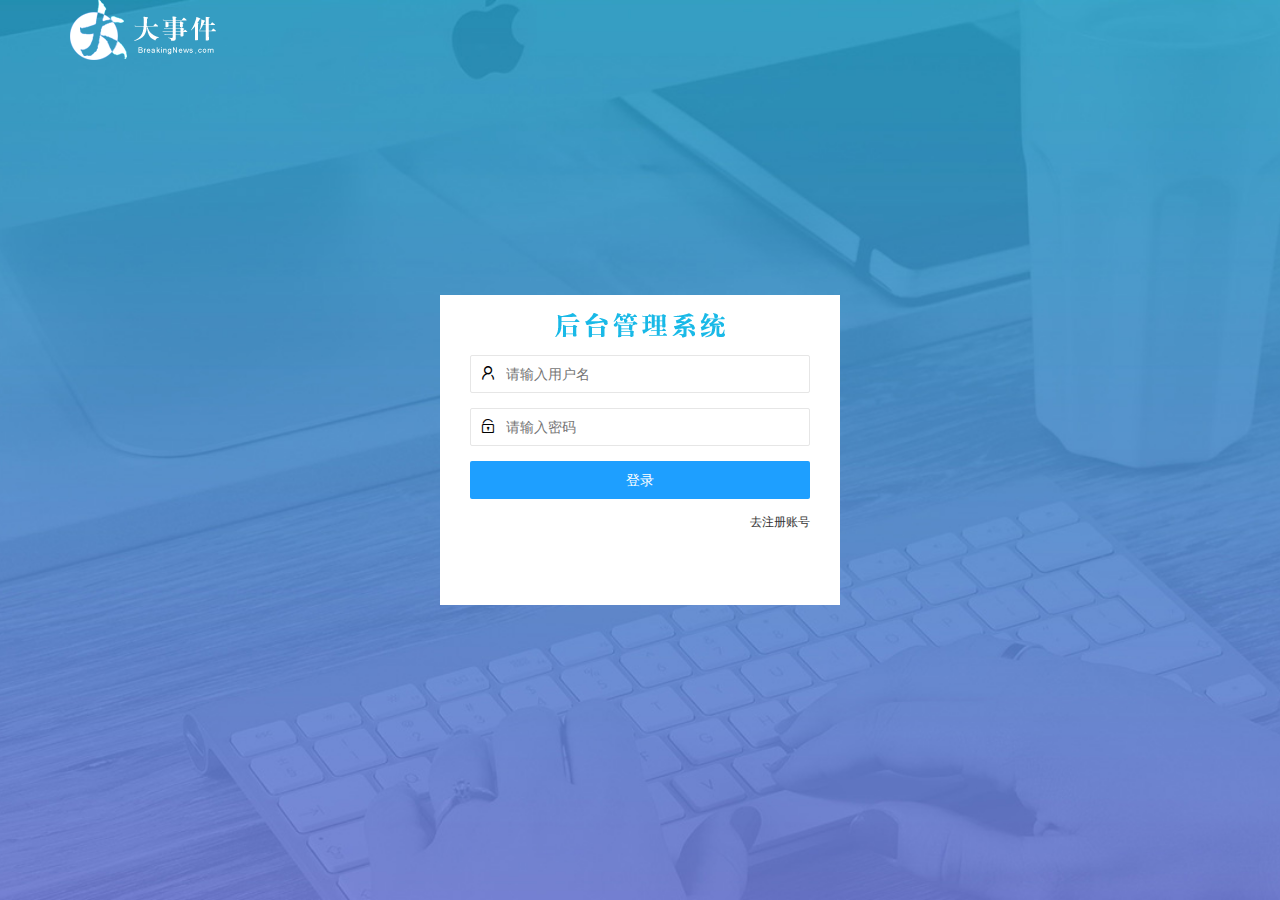
<file: login.html>
<!DOCTYPE html>
<html lang="en">

<head>
    <meta charset="UTF-8">
    <meta name="viewport" content="width=device-width, initial-scale=1.0">
    <title>大事件-登录-注册</title>
    <!-- 导入layui的样式 -->
    <link rel="stylesheet" href="/assets/lib/layui/css/layui.css">
    <!-- 导入我们自己的样式 -->
    <link rel="stylesheet" href="/assets/css/login.css">
</head>

<body>
    <!-- 头部logo 区域 -->
    <div class="layui-main">
        <img src="/assets/images/logo.png" alt="" />
    </div>
    <!-- 登录注区域 -->
    <div class="loginAndRegBox">
        <div class="title-box"></div>
        <!-- 登录的div -->
        <div class="login-box">
            <!--登录的表单  -->
            <form class="layui-form" id="form-login">
                <!-- 用户名 -->
                <div class="layui-form-item">

                    <i class="layui-icon layui-icon-username"></i>

                    <input type="text" name="username" required lay-verify="required" placeholder="请输入用户名" autocomplete="off" class="layui-input">
                </div>
                <!-- 密码 -->
                <div class="layui-form-item">

                    <i class="layui-icon layui-icon-password"></i>

                    <input type="password" name="password" required lay-verify="required|pwd" placeholder="请输入密码" autocomplete="off" class="layui-input">
                </div>
                <!-- 登录按钮 -->
                <div class="layui-form-item">
                    <!-- 注意：表单提交按钮和普通按钮的区别，就是 lay-submit-->
                    <button class="layui-btn layui-btn-fluid layui-btn-normal" lay-submit>登录</button>
                </div>
                <div class="layui-form-item links">
                    <a href="javascript:;" id="link-reg">去注册账号</a>
                </div>
            </form>

        </div>
        <!--  注册的div-->
        <div class="reg-box">
            <!-- 注册的表单 -->
            <form class="layui-form" id="form_reg">
                <!-- 用户名 -->
                <div class="layui-form-item ">
                    <i class="layui-icon layui-icon-username"></i>
                    <input type="text" name="username" required lay-verify="required" placeholder="请输入用户名" autocomplete="off" class="layui-input">
                </div>
                <!-- 密码 -->
                <div class="layui-form-item">
                    <i class="layui-icon layui-icon-password"></i>
                    <input type="password" name="password" required lay-verify="required|pwd" placeholder="请输入密码" autocomplete="off" class="layui-input">
                </div>
                <!-- 密码确认 -->
                <div class="layui-form-item">
                    <i class="layui-icon layui-icon-password"></i>
                    <input type="password" name="repassword" required lay-verify="required|pwd|repwd" placeholder="再次确认密码 " autocomplete="off" class="layui-input">
                </div>
                <!-- 注册按钮 -->
                <div class="layui-form-item">
                    <!-- 注意：表单提交按钮和普通按钮的区别，就是 lay-submit-->
                    <button class="layui-btn layui-btn-fluid layui-btn-normal" lay-submit>注册</button>
                </div>
                <div class="layui-form-item links">
                    <a href="javascript:;" id="link-login">去登录</a>
                </div>
            </form>

        </div>
    </div>

    <!-- 导入layui的js -->
    <script src="/assets/lib/layui/layui.all.js "></script>
    <!-- 导入jQuery -->
    <script src="/assets/lib/jquery.js "></script>
    <!--导入自己封装的baseAPI.js -->
    <script src="/assets/js/baseAPI.js"></script>
    <!-- 导入自己的login.js -->
    <script src="/assets/js/login.js "></script>
</body>

</html>
</file>
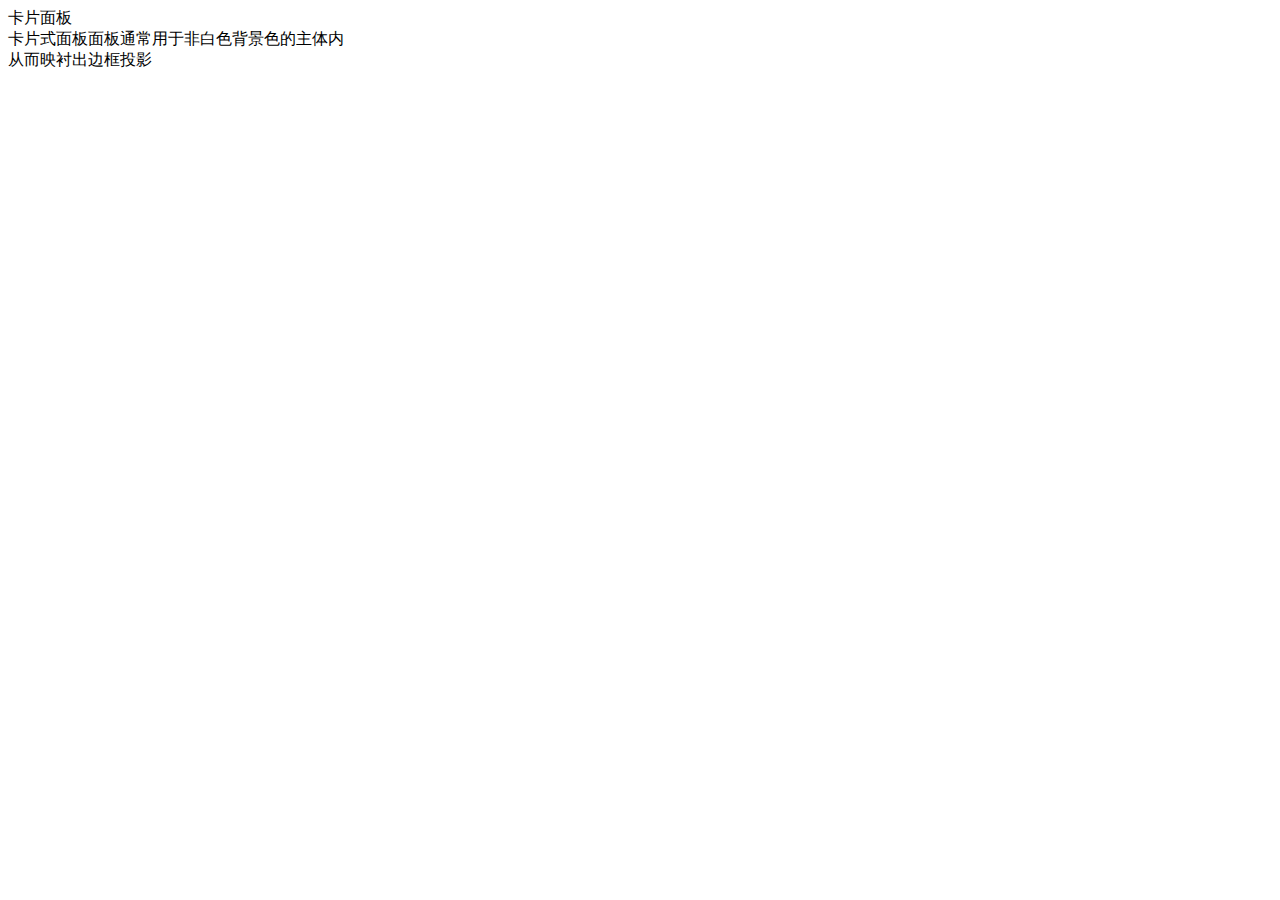
<file: 面板.html>
<!DOCTYPE html>
<html lang="en">

<head>
    <meta charset="UTF-8">
    <meta name="viewport" content="width=device-width, initial-scale=1.0">
    <title>Document</title>
</head>

<body>
    <div class="layui-card">
        <div class="layui-card-header">卡片面板</div>
        <div class="layui-card-body">
            卡片式面板面板通常用于非白色背景色的主体内<br> 从而映衬出边框投影
        </div>
    </div>
</body>

</html>
</file>
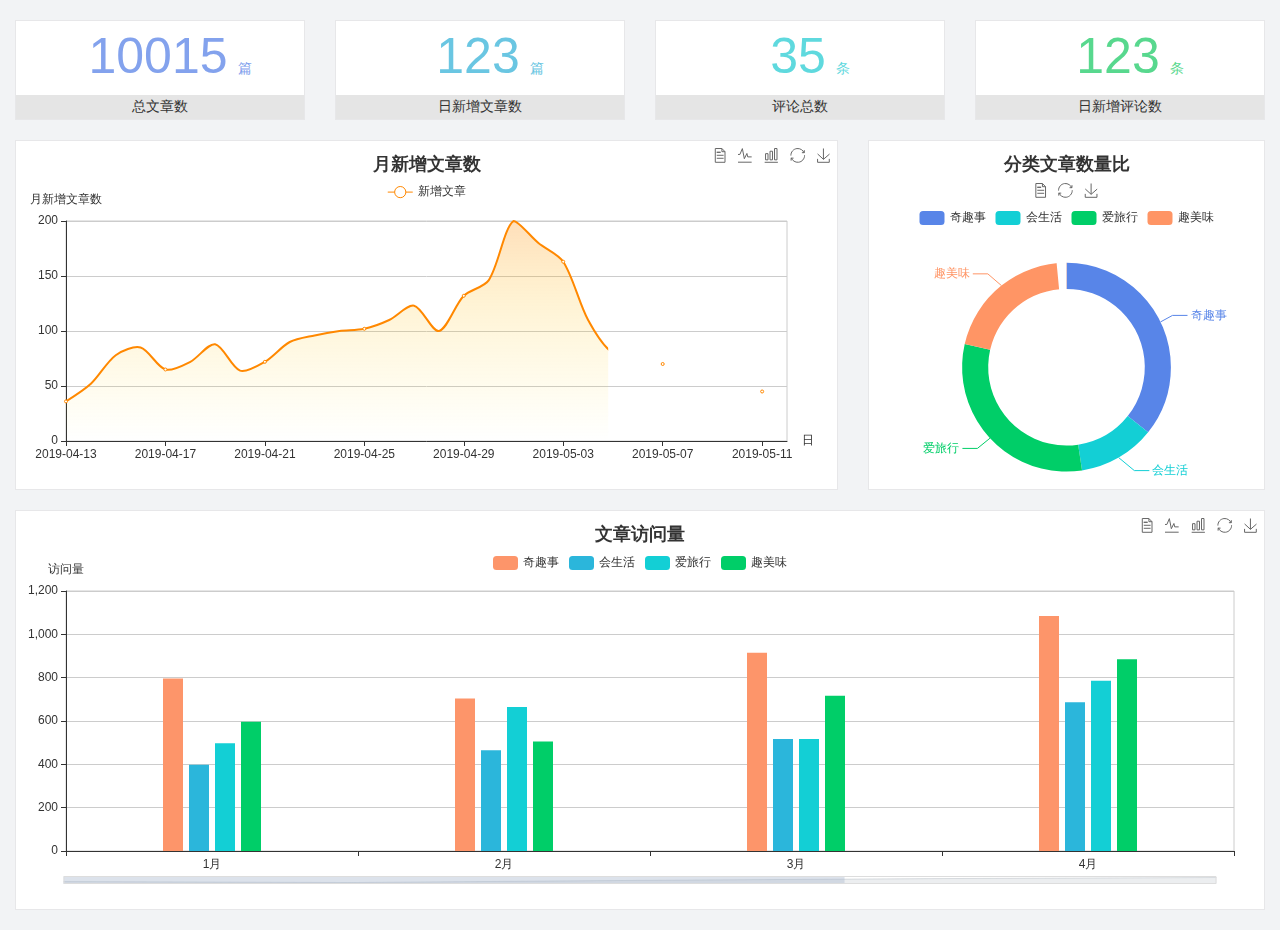
<file: home/dashboard.html>
<!DOCTYPE html>
<html lang="en">

<head>
  <meta charset="UTF-8">
  <meta name="viewport" content="width=device-width, initial-scale=1.0">
  <meta http-equiv="X-UA-Compatible" content="ie=edge">
  <title>图表统计</title>
  <link rel="stylesheet" href="../../assets/lib/bootstrap.css" />
  <link rel="stylesheet" href="../../assets/lib/main.css" />
  <script src="../../assets/lib/jquery.js"></script>
  <script type="text/javascript" src="../../assets/lib/echarts.min.js"></script>
</head>

<body>
  <div class="container-fluid">
    <div class="row spannel_list">
      <div class="col-sm-3 col-xs-6">
        <div class="spannel">
          <em>10015</em><span>篇</span>
          <b>总文章数</b>
        </div>
      </div>
      <div class="col-sm-3 col-xs-6">
        <div class="spannel scolor01">
          <em>123</em><span>篇</span>
          <b>日新增文章数</b>
        </div>
      </div>
      <div class="col-sm-3 col-xs-6">
        <div class="spannel scolor02">
          <em>35</em><span>条</span>
          <b>评论总数</b>
        </div>
      </div>
      <div class="col-sm-3 col-xs-6">
        <div class="spannel scolor03">
          <em>123</em><span>条</span>
          <b>日新增评论数</b>
        </div>
      </div>
    </div>
  </div>

  <div class="container-fluid">
    <div class="row curve-pie">
      <div class="col-lg-8 col-md-8">
        <div class="gragh_pannel" id="curve_show"></div>
      </div>
      <div class="col-lg-4 col-md-4">
        <div class="gragh_pannel" id="pie_show"></div>
      </div>
    </div>
  </div>

  <div class="container-fluid">
    <div class="column_pannel" id="column_show"></div>
  </div>

  <script>
    var oChart = echarts.init(document.getElementById('curve_show'));
    var aList_all = [
      { 'count': 36, 'date': '2019-04-13' },
      { 'count': 52, 'date': '2019-04-14' },
      { 'count': 78, 'date': '2019-04-15' },
      { 'count': 85, 'date': '2019-04-16' },
      { 'count': 65, 'date': '2019-04-17' },
      { 'count': 72, 'date': '2019-04-18' },
      { 'count': 88, 'date': '2019-04-19' },
      { 'count': 64, 'date': '2019-04-20' },
      { 'count': 72, 'date': '2019-04-21' },
      { 'count': 90, 'date': '2019-04-22' },
      { 'count': 96, 'date': '2019-04-23' },
      { 'count': 100, 'date': '2019-04-24' },
      { 'count': 102, 'date': '2019-04-25' },
      { 'count': 110, 'date': '2019-04-26' },
      { 'count': 123, 'date': '2019-04-27' },
      { 'count': 100, 'date': '2019-04-28' },
      { 'count': 132, 'date': '2019-04-29' },
      { 'count': 146, 'date': '2019-04-30' },
      { 'count': 200, 'date': '2019-05-01' },
      { 'count': 180, 'date': '2019-05-02' },
      { 'count': 163, 'date': '2019-05-03' },
      { 'count': 110, 'date': '2019-05-04' },
      { 'count': 80, 'date': '2019-05-05' },
      { 'count': 82, 'date': '2019-05-06' },
      { 'count': 70, 'date': '2019-05-07' },
      { 'count': 65, 'date': '2019-05-08' },
      { 'count': 54, 'date': '2019-05-09' },
      { 'count': 40, 'date': '2019-05-10' },
      { 'count': 45, 'date': '2019-05-11' },
      { 'count': 38, 'date': '2019-05-12' },
    ];

    let aCount = [];
    let aDate = [];

    for (var i = 0; i < aList_all.length; i++) {
      aCount.push(aList_all[i].count);
      aDate.push(aList_all[i].date);
    }

    var chartopt = {
      title: {
        text: '月新增文章数',
        left: 'center',
        top: '10'
      },
      tooltip: {
        trigger: 'axis'
      },
      legend: {
        data: ['新增文章'],
        top: '40'
      },
      toolbox: {
        show: true,
        feature: {
          mark: { show: true },
          dataView: { show: true, readOnly: false },
          magicType: { show: true, type: ['line', 'bar'] },
          restore: { show: true },
          saveAsImage: { show: true }
        }
      },
      calculable: true,
      xAxis: [
        {
          name: '日',
          type: 'category',
          boundaryGap: false,
          data: aDate
        }
      ],
      yAxis: [
        {
          name: '月新增文章数',
          type: 'value'
        }
      ],
      series: [
        {
          name: '新增文章',
          type: 'line',
          smooth: true,
          itemStyle: { normal: { areaStyle: { type: 'default' }, color: '#f80' }, lineStyle: { color: '#f80' } },
          data: aCount
        }],
      areaStyle: {
        normal: {
          color: new echarts.graphic.LinearGradient(0, 0, 0, 1, [{
            offset: 0,
            color: 'rgba(255,136,0,0.39)'
          }, {
            offset: .34,
            color: 'rgba(255,180,0,0.25)'
          }, {
            offset: 1,
            color: 'rgba(255,222,0,0.00)'
          }])

        }
      },
      grid: {
        show: true,
        x: 50,
        x2: 50,
        y: 80,
        height: 220
      }
    };

    oChart.setOption(chartopt);


    var oPie = echarts.init(document.getElementById('pie_show'));
    var oPieopt =
    {
      title: {
        top: 10,
        text: '分类文章数量比',
        x: 'center'
      },
      tooltip: {
        trigger: 'item',
        formatter: "{a} <br/>{b} : {c} ({d}%)"
      },
      color: ['#5885e8', '#13cfd5', '#00ce68', '#ff9565'],
      legend: {
        x: 'center',
        top: 65,
        data: ['奇趣事', '会生活', '爱旅行', '趣美味']
      },
      toolbox: {
        show: true,
        x: 'center',
        top: 35,
        feature: {
          mark: { show: true },
          dataView: { show: true, readOnly: false },
          magicType: {
            show: true,
            type: ['pie', 'funnel'],
            option: {
              funnel: {
                x: '25%',
                width: '50%',
                funnelAlign: 'left',
                max: 1548
              }
            }
          },
          restore: { show: true },
          saveAsImage: { show: true }
        }
      },
      calculable: true,
      series: [
        {
          name: '访问来源',
          type: 'pie',
          radius: ['45%', '60%'],
          center: ['50%', '65%'],
          data: [
            { value: 300, name: '奇趣事' },
            { value: 100, name: '会生活' },
            { value: 260, name: '爱旅行' },
            { value: 180, name: '趣美味' }
          ]
        }
      ]
    };
    oPie.setOption(oPieopt);



    var oColumn = this.echarts.init(document.getElementById('column_show'));
    var oColumnopt =
    {
      title: {
        text: '文章访问量',
        left: 'center',
        top: '10'
      },
      tooltip: {
        trigger: 'axis'
      },
      legend: {
        data: ['奇趣事', '会生活', '爱旅行', '趣美味'],
        top: '40'
      },
      toolbox: {
        show: true,
        feature: {
          mark: { show: true },
          dataView: { show: true, readOnly: false },
          magicType: { show: true, type: ['line', 'bar'] },
          restore: { show: true },
          saveAsImage: { show: true }
        }
      },
      calculable: true,
      xAxis: [
        {
          type: 'category',
          data: ['1月', '2月', '3月', '4月', '5月']
        }
      ],
      yAxis: [
        {
          name: '访问量',
          type: 'value'
        }
      ],
      series: [
        {
          name: '奇趣事',
          type: 'bar',
          barWidth: 20,
          itemStyle: {
            normal: { areaStyle: { type: 'default' }, color: '#fd956a' }
          },
          data: [800, 708, 920, 1090, 1200]
        },
        {
          name: '会生活',
          type: 'bar',
          barWidth: 20,
          itemStyle: {
            normal: { areaStyle: { type: 'default' }, color: '#2bb6db' }
          },
          data: [400, 468, 520, 690, 800]
        },
        {
          name: '爱旅行',
          type: 'bar',
          barWidth: 20,
          itemStyle: {
            normal: { areaStyle: { type: 'default' }, color: '#13cfd5' }
          },
          data: [500, 668, 520, 790, 900]
        },
        {
          name: '趣美味',
          type: 'bar',
          barWidth: 20,
          itemStyle: {
            normal: { areaStyle: { type: 'default' }, color: '#00ce68' }
          },
          data: [600, 508, 720, 890, 1000]
        }
      ],
      grid: {
        show: true,
        x: 50,
        x2: 30,
        y: 80,
        height: 260
      },
      dataZoom: [//给x轴设置滚动条
        {
          start: 0,//默认为0
          end: 100 - 1000 / 31,//默认为100
          type: 'slider',
          show: true,
          xAxisIndex: [0],
          handleSize: 0,//滑动条的 左右2个滑动条的大小
          height: 8,//组件高度
          left: 45, //左边的距离
          right: 50,//右边的距离
          bottom: 26,//右边的距离
          handleColor: '#ddd',//h滑动图标的颜色
          handleStyle: {
            borderColor: "#cacaca",
            borderWidth: "1",
            shadowBlur: 2,
            background: "#ddd",
            shadowColor: "#ddd",
          }
        }]
    };
    oColumn.setOption(oColumnopt);
  </script>
</body>

</html>
</file>
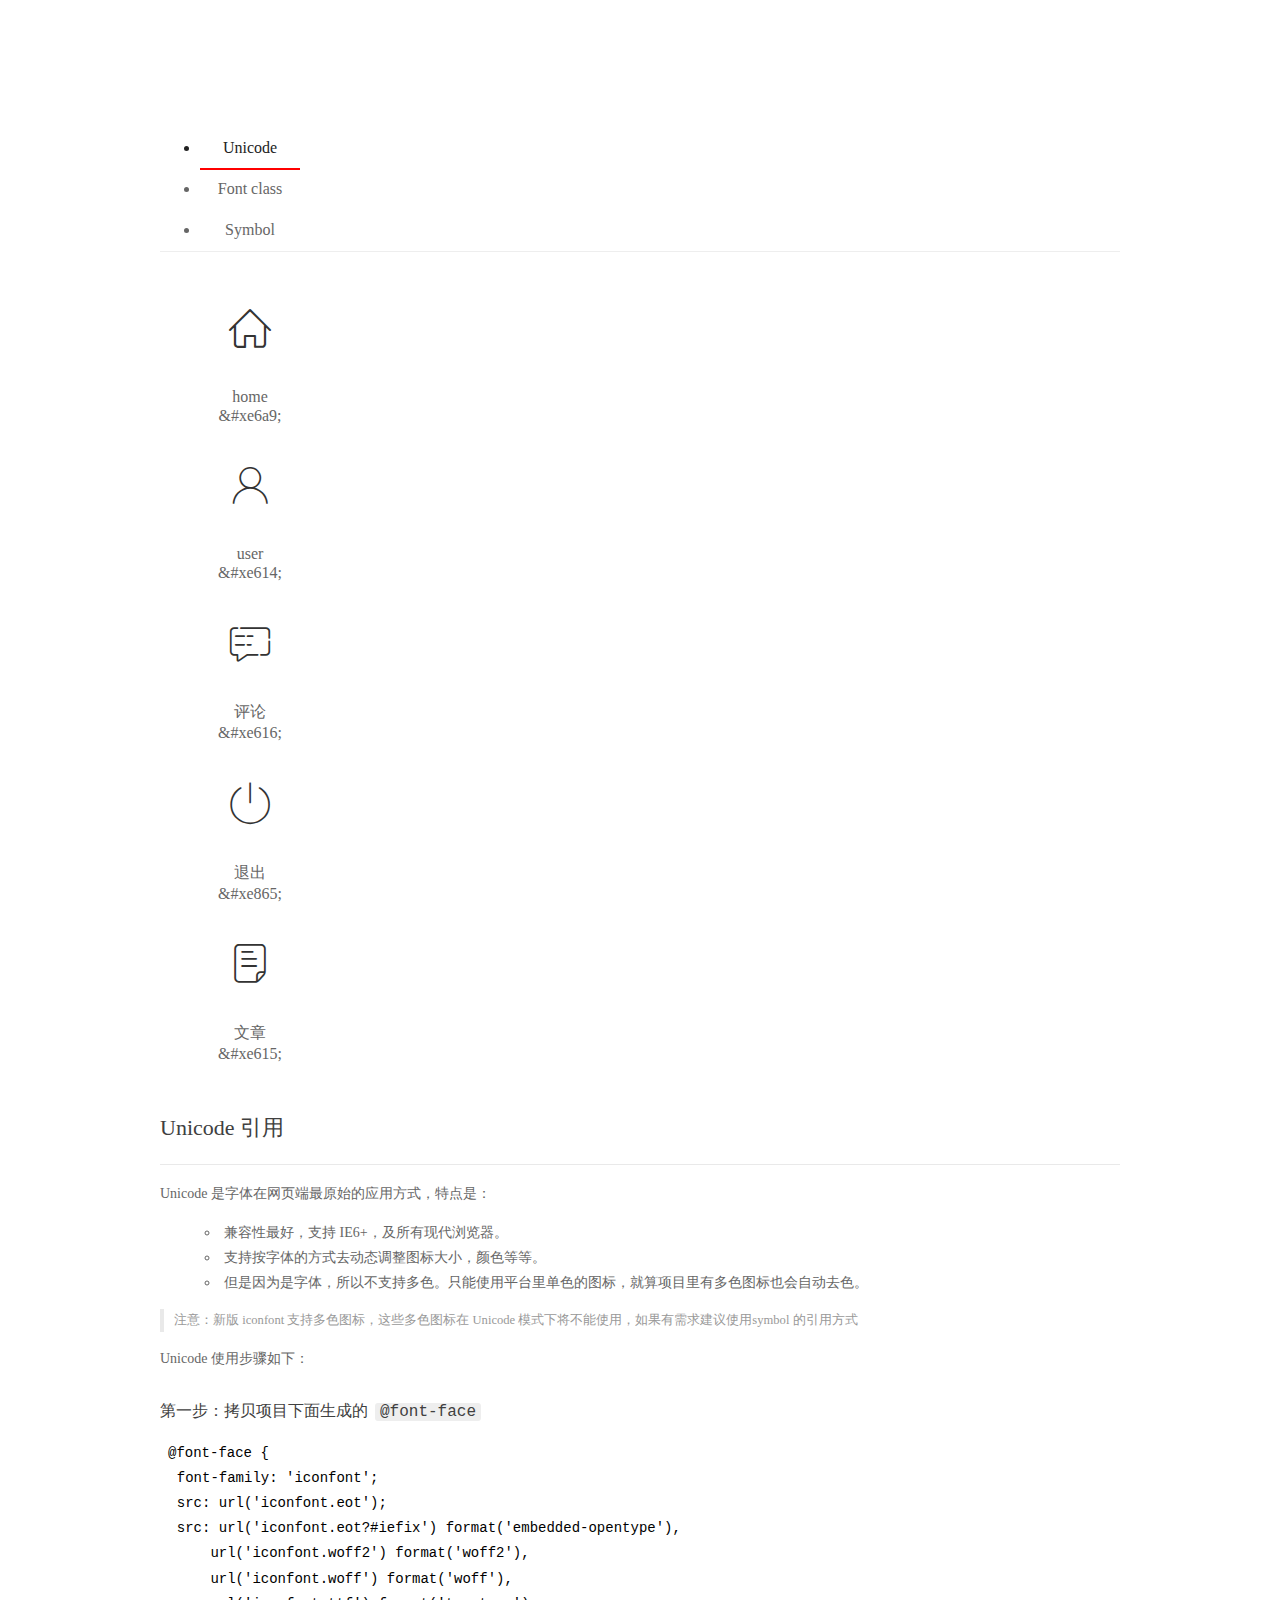
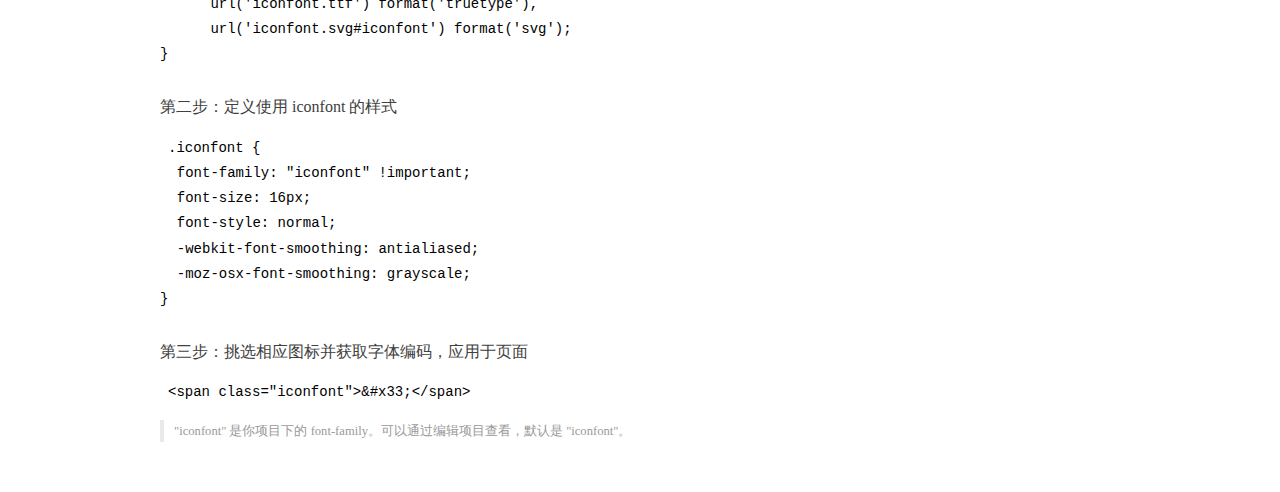
<file: assets/fonts/demo_index.html>
<!DOCTYPE html>
<html>
<head>
  <meta charset="utf-8"/>
  <title>IconFont Demo</title>
  <link rel="shortcut icon" href="https://gtms04.alicdn.com/tps/i4/TB1_oz6GVXXXXaFXpXXJDFnIXXX-64-64.ico" type="image/x-icon"/>
  <link rel="stylesheet" href="https://g.alicdn.com/thx/cube/1.3.2/cube.min.css">
  <link rel="stylesheet" href="demo.css">
  <link rel="stylesheet" href="iconfont.css">
  <script src="iconfont.js"></script>
  <!-- jQuery -->
  <script src="https://a1.alicdn.com/oss/uploads/2018/12/26/7bfddb60-08e8-11e9-9b04-53e73bb6408b.js"></script>
  <!-- 代码高亮 -->
  <script src="https://a1.alicdn.com/oss/uploads/2018/12/26/a3f714d0-08e6-11e9-8a15-ebf944d7534c.js"></script>
</head>
<body>
  <div class="main">
    <h1 class="logo"><a href="https://www.iconfont.cn/" title="iconfont 首页" target="_blank">&#xe86b;</a></h1>
    <div class="nav-tabs">
      <ul id="tabs" class="dib-box">
        <li class="dib active"><span>Unicode</span></li>
        <li class="dib"><span>Font class</span></li>
        <li class="dib"><span>Symbol</span></li>
      </ul>
      
    </div>
    <div class="tab-container">
      <div class="content unicode" style="display: block;">
          <ul class="icon_lists dib-box">
          
            <li class="dib">
              <span class="icon iconfont">&#xe6a9;</span>
                <div class="name">home</div>
                <div class="code-name">&amp;#xe6a9;</div>
              </li>
          
            <li class="dib">
              <span class="icon iconfont">&#xe614;</span>
                <div class="name">user</div>
                <div class="code-name">&amp;#xe614;</div>
              </li>
          
            <li class="dib">
              <span class="icon iconfont">&#xe616;</span>
                <div class="name">评论</div>
                <div class="code-name">&amp;#xe616;</div>
              </li>
          
            <li class="dib">
              <span class="icon iconfont">&#xe865;</span>
                <div class="name">退出</div>
                <div class="code-name">&amp;#xe865;</div>
              </li>
          
            <li class="dib">
              <span class="icon iconfont">&#xe615;</span>
                <div class="name">文章</div>
                <div class="code-name">&amp;#xe615;</div>
              </li>
          
          </ul>
          <div class="article markdown">
          <h2 id="unicode-">Unicode 引用</h2>
          <hr>

          <p>Unicode 是字体在网页端最原始的应用方式，特点是：</p>
          <ul>
            <li>兼容性最好，支持 IE6+，及所有现代浏览器。</li>
            <li>支持按字体的方式去动态调整图标大小，颜色等等。</li>
            <li>但是因为是字体，所以不支持多色。只能使用平台里单色的图标，就算项目里有多色图标也会自动去色。</li>
          </ul>
          <blockquote>
            <p>注意：新版 iconfont 支持多色图标，这些多色图标在 Unicode 模式下将不能使用，如果有需求建议使用symbol 的引用方式</p>
          </blockquote>
          <p>Unicode 使用步骤如下：</p>
          <h3 id="-font-face">第一步：拷贝项目下面生成的 <code>@font-face</code></h3>
<pre><code class="language-css"
>@font-face {
  font-family: 'iconfont';
  src: url('iconfont.eot');
  src: url('iconfont.eot?#iefix') format('embedded-opentype'),
      url('iconfont.woff2') format('woff2'),
      url('iconfont.woff') format('woff'),
      url('iconfont.ttf') format('truetype'),
      url('iconfont.svg#iconfont') format('svg');
}
</code></pre>
          <h3 id="-iconfont-">第二步：定义使用 iconfont 的样式</h3>
<pre><code class="language-css"
>.iconfont {
  font-family: "iconfont" !important;
  font-size: 16px;
  font-style: normal;
  -webkit-font-smoothing: antialiased;
  -moz-osx-font-smoothing: grayscale;
}
</code></pre>
          <h3 id="-">第三步：挑选相应图标并获取字体编码，应用于页面</h3>
<pre>
<code class="language-html"
>&lt;span class="iconfont"&gt;&amp;#x33;&lt;/span&gt;
</code></pre>
          <blockquote>
            <p>"iconfont" 是你项目下的 font-family。可以通过编辑项目查看，默认是 "iconfont"。</p>
          </blockquote>
          </div>
      </div>
      <div class="content font-class">
        <ul class="icon_lists dib-box">
          
          <li class="dib">
            <span class="icon iconfont icon-home"></span>
            <div class="name">
              home
            </div>
            <div class="code-name">.icon-home
            </div>
          </li>
          
          <li class="dib">
            <span class="icon iconfont icon-user"></span>
            <div class="name">
              user
            </div>
            <div class="code-name">.icon-user
            </div>
          </li>
          
          <li class="dib">
            <span class="icon iconfont icon-pinglun"></span>
            <div class="name">
              评论
            </div>
            <div class="code-name">.icon-pinglun
            </div>
          </li>
          
          <li class="dib">
            <span class="icon iconfont icon-tuichu"></span>
            <div class="name">
              退出
            </div>
            <div class="code-name">.icon-tuichu
            </div>
          </li>
          
          <li class="dib">
            <span class="icon iconfont icon-16"></span>
            <div class="name">
              文章
            </div>
            <div class="code-name">.icon-16
            </div>
          </li>
          
        </ul>
        <div class="article markdown">
        <h2 id="font-class-">font-class 引用</h2>
        <hr>

        <p>font-class 是 Unicode 使用方式的一种变种，主要是解决 Unicode 书写不直观，语意不明确的问题。</p>
        <p>与 Unicode 使用方式相比，具有如下特点：</p>
        <ul>
          <li>兼容性良好，支持 IE8+，及所有现代浏览器。</li>
          <li>相比于 Unicode 语意明确，书写更直观。可以很容易分辨这个 icon 是什么。</li>
          <li>因为使用 class 来定义图标，所以当要替换图标时，只需要修改 class 里面的 Unicode 引用。</li>
          <li>不过因为本质上还是使用的字体，所以多色图标还是不支持的。</li>
        </ul>
        <p>使用步骤如下：</p>
        <h3 id="-fontclass-">第一步：引入项目下面生成的 fontclass 代码：</h3>
<pre><code class="language-html">&lt;link rel="stylesheet" href="./iconfont.css"&gt;
</code></pre>
        <h3 id="-">第二步：挑选相应图标并获取类名，应用于页面：</h3>
<pre><code class="language-html">&lt;span class="iconfont icon-xxx"&gt;&lt;/span&gt;
</code></pre>
        <blockquote>
          <p>"
            iconfont" 是你项目下的 font-family。可以通过编辑项目查看，默认是 "iconfont"。</p>
        </blockquote>
      </div>
      </div>
      <div class="content symbol">
          <ul class="icon_lists dib-box">
          
            <li class="dib">
                <svg class="icon svg-icon" aria-hidden="true">
                  <use xlink:href="#icon-home"></use>
                </svg>
                <div class="name">home</div>
                <div class="code-name">#icon-home</div>
            </li>
          
            <li class="dib">
                <svg class="icon svg-icon" aria-hidden="true">
                  <use xlink:href="#icon-user"></use>
                </svg>
                <div class="name">user</div>
                <div class="code-name">#icon-user</div>
            </li>
          
            <li class="dib">
                <svg class="icon svg-icon" aria-hidden="true">
                  <use xlink:href="#icon-pinglun"></use>
                </svg>
                <div class="name">评论</div>
                <div class="code-name">#icon-pinglun</div>
            </li>
          
            <li class="dib">
                <svg class="icon svg-icon" aria-hidden="true">
                  <use xlink:href="#icon-tuichu"></use>
                </svg>
                <div class="name">退出</div>
                <div class="code-name">#icon-tuichu</div>
            </li>
          
            <li class="dib">
                <svg class="icon svg-icon" aria-hidden="true">
                  <use xlink:href="#icon-16"></use>
                </svg>
                <div class="name">文章</div>
                <div class="code-name">#icon-16</div>
            </li>
          
          </ul>
          <div class="article markdown">
          <h2 id="symbol-">Symbol 引用</h2>
          <hr>

          <p>这是一种全新的使用方式，应该说这才是未来的主流，也是平台目前推荐的用法。相关介绍可以参考这篇<a href="">文章</a>
            这种用法其实是做了一个 SVG 的集合，与另外两种相比具有如下特点：</p>
          <ul>
            <li>支持多色图标了，不再受单色限制。</li>
            <li>通过一些技巧，支持像字体那样，通过 <code>font-size</code>, <code>color</code> 来调整样式。</li>
            <li>兼容性较差，支持 IE9+，及现代浏览器。</li>
            <li>浏览器渲染 SVG 的性能一般，还不如 png。</li>
          </ul>
          <p>使用步骤如下：</p>
          <h3 id="-symbol-">第一步：引入项目下面生成的 symbol 代码：</h3>
<pre><code class="language-html">&lt;script src="./iconfont.js"&gt;&lt;/script&gt;
</code></pre>
          <h3 id="-css-">第二步：加入通用 CSS 代码（引入一次就行）：</h3>
<pre><code class="language-html">&lt;style&gt;
.icon {
  width: 1em;
  height: 1em;
  vertical-align: -0.15em;
  fill: currentColor;
  overflow: hidden;
}
&lt;/style&gt;
</code></pre>
          <h3 id="-">第三步：挑选相应图标并获取类名，应用于页面：</h3>
<pre><code class="language-html">&lt;svg class="icon" aria-hidden="true"&gt;
  &lt;use xlink:href="#icon-xxx"&gt;&lt;/use&gt;
&lt;/svg&gt;
</code></pre>
          </div>
      </div>

    </div>
  </div>
  <script>
  $(document).ready(function () {
      $('.tab-container .content:first').show()

      $('#tabs li').click(function (e) {
        var tabContent = $('.tab-container .content')
        var index = $(this).index()

        if ($(this).hasClass('active')) {
          return
        } else {
          $('#tabs li').removeClass('active')
          $(this).addClass('active')

          tabContent.hide().eq(index).fadeIn()
        }
      })
    })
  </script>
</body>
</html>
</file>
<file: assets/lib/layui/css/layui.css>
/** layui-v2.5.5 MIT License By https://www.layui.com */
 .layui-inline,img{display:inline-block;vertical-align:middle}h1,h2,h3,h4,h5,h6{font-weight:400}.layui-edge,.layui-header,.layui-inline,.layui-main{position:relative}.layui-body,.layui-edge,.layui-elip{overflow:hidden}.layui-btn,.layui-edge,.layui-inline,img{vertical-align:middle}.layui-btn,.layui-disabled,.layui-icon,.layui-unselect{-moz-user-select:none;-webkit-user-select:none;-ms-user-select:none}.layui-elip,.layui-form-checkbox span,.layui-form-pane .layui-form-label{text-overflow:ellipsis;white-space:nowrap}.layui-breadcrumb,.layui-tree-btnGroup{visibility:hidden}blockquote,body,button,dd,div,dl,dt,form,h1,h2,h3,h4,h5,h6,input,li,ol,p,pre,td,textarea,th,ul{margin:0;padding:0;-webkit-tap-highlight-color:rgba(0,0,0,0)}a:active,a:hover{outline:0}img{border:none}li{list-style:none}table{border-collapse:collapse;border-spacing:0}h4,h5,h6{font-size:100%}button,input,optgroup,option,select,textarea{font-family:inherit;font-size:inherit;font-style:inherit;font-weight:inherit;outline:0}pre{white-space:pre-wrap;white-space:-moz-pre-wrap;white-space:-pre-wrap;white-space:-o-pre-wrap;word-wrap:break-word}body{line-height:24px;font:14px Helvetica Neue,Helvetica,PingFang SC,Tahoma,Arial,sans-serif}hr{height:1px;margin:10px 0;border:0;clear:both}a{color:#333;text-decoration:none}a:hover{color:#777}a cite{font-style:normal;*cursor:pointer}.layui-border-box,.layui-border-box *{box-sizing:border-box}.layui-box,.layui-box *{box-sizing:content-box}.layui-clear{clear:both;*zoom:1}.layui-clear:after{content:'\20';clear:both;*zoom:1;display:block;height:0}.layui-inline{*display:inline;*zoom:1}.layui-edge{display:inline-block;width:0;height:0;border-width:6px;border-style:dashed;border-color:transparent}.layui-edge-top{top:-4px;border-bottom-color:#999;border-bottom-style:solid}.layui-edge-right{border-left-color:#999;border-left-style:solid}.layui-edge-bottom{top:2px;border-top-color:#999;border-top-style:solid}.layui-edge-left{border-right-color:#999;border-right-style:solid}.layui-disabled,.layui-disabled:hover{color:#d2d2d2!important;cursor:not-allowed!important}.layui-circle{border-radius:100%}.layui-show{display:block!important}.layui-hide{display:none!important}@font-face{font-family:layui-icon;src:url(../font/iconfont.eot?v=250);src:url(../font/iconfont.eot?v=250#iefix) format('embedded-opentype'),url(../font/iconfont.woff2?v=250) format('woff2'),url(../font/iconfont.woff?v=250) format('woff'),url(../font/iconfont.ttf?v=250) format('truetype'),url(../font/iconfont.svg?v=250#layui-icon) format('svg')}.layui-icon{font-family:layui-icon!important;font-size:16px;font-style:normal;-webkit-font-smoothing:antialiased;-moz-osx-font-smoothing:grayscale}.layui-icon-reply-fill:before{content:"\e611"}.layui-icon-set-fill:before{content:"\e614"}.layui-icon-menu-fill:before{content:"\e60f"}.layui-icon-search:before{content:"\e615"}.layui-icon-share:before{content:"\e641"}.layui-icon-set-sm:before{content:"\e620"}.layui-icon-engine:before{content:"\e628"}.layui-icon-close:before{content:"\1006"}.layui-icon-close-fill:before{content:"\1007"}.layui-icon-chart-screen:before{content:"\e629"}.layui-icon-star:before{content:"\e600"}.layui-icon-circle-dot:before{content:"\e617"}.layui-icon-chat:before{content:"\e606"}.layui-icon-release:before{content:"\e609"}.layui-icon-list:before{content:"\e60a"}.layui-icon-chart:before{content:"\e62c"}.layui-icon-ok-circle:before{content:"\1005"}.layui-icon-layim-theme:before{content:"\e61b"}.layui-icon-table:before{content:"\e62d"}.layui-icon-right:before{content:"\e602"}.layui-icon-left:before{content:"\e603"}.layui-icon-cart-simple:before{content:"\e698"}.layui-icon-face-cry:before{content:"\e69c"}.layui-icon-face-smile:before{content:"\e6af"}.layui-icon-survey:before{content:"\e6b2"}.layui-icon-tree:before{content:"\e62e"}.layui-icon-upload-circle:before{content:"\e62f"}.layui-icon-add-circle:before{content:"\e61f"}.layui-icon-download-circle:before{content:"\e601"}.layui-icon-templeate-1:before{content:"\e630"}.layui-icon-util:before{content:"\e631"}.layui-icon-face-surprised:before{content:"\e664"}.layui-icon-edit:before{content:"\e642"}.layui-icon-speaker:before{content:"\e645"}.layui-icon-down:before{content:"\e61a"}.layui-icon-file:before{content:"\e621"}.layui-icon-layouts:before{content:"\e632"}.layui-icon-rate-half:before{content:"\e6c9"}.layui-icon-add-circle-fine:before{content:"\e608"}.layui-icon-prev-circle:before{content:"\e633"}.layui-icon-read:before{content:"\e705"}.layui-icon-404:before{content:"\e61c"}.layui-icon-carousel:before{content:"\e634"}.layui-icon-help:before{content:"\e607"}.layui-icon-code-circle:before{content:"\e635"}.layui-icon-water:before{content:"\e636"}.layui-icon-username:before{content:"\e66f"}.layui-icon-find-fill:before{content:"\e670"}.layui-icon-about:before{content:"\e60b"}.layui-icon-location:before{content:"\e715"}.layui-icon-up:before{content:"\e619"}.layui-icon-pause:before{content:"\e651"}.layui-icon-date:before{content:"\e637"}.layui-icon-layim-uploadfile:before{content:"\e61d"}.layui-icon-delete:before{content:"\e640"}.layui-icon-play:before{content:"\e652"}.layui-icon-top:before{content:"\e604"}.layui-icon-friends:before{content:"\e612"}.layui-icon-refresh-3:before{content:"\e9aa"}.layui-icon-ok:before{content:"\e605"}.layui-icon-layer:before{content:"\e638"}.layui-icon-face-smile-fine:before{content:"\e60c"}.layui-icon-dollar:before{content:"\e659"}.layui-icon-group:before{content:"\e613"}.layui-icon-layim-download:before{content:"\e61e"}.layui-icon-picture-fine:before{content:"\e60d"}.layui-icon-link:before{content:"\e64c"}.layui-icon-diamond:before{content:"\e735"}.layui-icon-log:before{content:"\e60e"}.layui-icon-rate-solid:before{content:"\e67a"}.layui-icon-fonts-del:before{content:"\e64f"}.layui-icon-unlink:before{content:"\e64d"}.layui-icon-fonts-clear:before{content:"\e639"}.layui-icon-triangle-r:before{content:"\e623"}.layui-icon-circle:before{content:"\e63f"}.layui-icon-radio:before{content:"\e643"}.layui-icon-align-center:before{content:"\e647"}.layui-icon-align-right:before{content:"\e648"}.layui-icon-align-left:before{content:"\e649"}.layui-icon-loading-1:before{content:"\e63e"}.layui-icon-return:before{content:"\e65c"}.layui-icon-fonts-strong:before{content:"\e62b"}.layui-icon-upload:before{content:"\e67c"}.layui-icon-dialogue:before{content:"\e63a"}.layui-icon-video:before{content:"\e6ed"}.layui-icon-headset:before{content:"\e6fc"}.layui-icon-cellphone-fine:before{content:"\e63b"}.layui-icon-add-1:before{content:"\e654"}.layui-icon-face-smile-b:before{content:"\e650"}.layui-icon-fonts-html:before{content:"\e64b"}.layui-icon-form:before{content:"\e63c"}.layui-icon-cart:before{content:"\e657"}.layui-icon-camera-fill:before{content:"\e65d"}.layui-icon-tabs:before{content:"\e62a"}.layui-icon-fonts-code:before{content:"\e64e"}.layui-icon-fire:before{content:"\e756"}.layui-icon-set:before{content:"\e716"}.layui-icon-fonts-u:before{content:"\e646"}.layui-icon-triangle-d:before{content:"\e625"}.layui-icon-tips:before{content:"\e702"}.layui-icon-picture:before{content:"\e64a"}.layui-icon-more-vertical:before{content:"\e671"}.layui-icon-flag:before{content:"\e66c"}.layui-icon-loading:before{content:"\e63d"}.layui-icon-fonts-i:before{content:"\e644"}.layui-icon-refresh-1:before{content:"\e666"}.layui-icon-rmb:before{content:"\e65e"}.layui-icon-home:before{content:"\e68e"}.layui-icon-user:before{content:"\e770"}.layui-icon-notice:before{content:"\e667"}.layui-icon-login-weibo:before{content:"\e675"}.layui-icon-voice:before{content:"\e688"}.layui-icon-upload-drag:before{content:"\e681"}.layui-icon-login-qq:before{content:"\e676"}.layui-icon-snowflake:before{content:"\e6b1"}.layui-icon-file-b:before{content:"\e655"}.layui-icon-template:before{content:"\e663"}.layui-icon-auz:before{content:"\e672"}.layui-icon-console:before{content:"\e665"}.layui-icon-app:before{content:"\e653"}.layui-icon-prev:before{content:"\e65a"}.layui-icon-website:before{content:"\e7ae"}.layui-icon-next:before{content:"\e65b"}.layui-icon-component:before{content:"\e857"}.layui-icon-more:before{content:"\e65f"}.layui-icon-login-wechat:before{content:"\e677"}.layui-icon-shrink-right:before{content:"\e668"}.layui-icon-spread-left:before{content:"\e66b"}.layui-icon-camera:before{content:"\e660"}.layui-icon-note:before{content:"\e66e"}.layui-icon-refresh:before{content:"\e669"}.layui-icon-female:before{content:"\e661"}.layui-icon-male:before{content:"\e662"}.layui-icon-password:before{content:"\e673"}.layui-icon-senior:before{content:"\e674"}.layui-icon-theme:before{content:"\e66a"}.layui-icon-tread:before{content:"\e6c5"}.layui-icon-praise:before{content:"\e6c6"}.layui-icon-star-fill:before{content:"\e658"}.layui-icon-rate:before{content:"\e67b"}.layui-icon-template-1:before{content:"\e656"}.layui-icon-vercode:before{content:"\e679"}.layui-icon-cellphone:before{content:"\e678"}.layui-icon-screen-full:before{content:"\e622"}.layui-icon-screen-restore:before{content:"\e758"}.layui-icon-cols:before{content:"\e610"}.layui-icon-export:before{content:"\e67d"}.layui-icon-print:before{content:"\e66d"}.layui-icon-slider:before{content:"\e714"}.layui-icon-addition:before{content:"\e624"}.layui-icon-subtraction:before{content:"\e67e"}.layui-icon-service:before{content:"\e626"}.layui-icon-transfer:before{content:"\e691"}.layui-main{width:1140px;margin:0 auto}.layui-header{z-index:1000;height:60px}.layui-header a:hover{transition:all .5s;-webkit-transition:all .5s}.layui-side{position:fixed;left:0;top:0;bottom:0;z-index:999;width:200px;overflow-x:hidden}.layui-side-scroll{position:relative;width:220px;height:100%;overflow-x:hidden}.layui-body{position:absolute;left:200px;right:0;top:0;bottom:0;z-index:998;width:auto;overflow-y:auto;box-sizing:border-box}.layui-layout-body{overflow:hidden}.layui-layout-admin .layui-header{background-color:#23262E}.layui-layout-admin .layui-side{top:60px;width:200px;overflow-x:hidden}.layui-layout-admin .layui-body{position:fixed;top:60px;bottom:44px}.layui-layout-admin .layui-main{width:auto;margin:0 15px}.layui-layout-admin .layui-footer{position:fixed;left:200px;right:0;bottom:0;height:44px;line-height:44px;padding:0 15px;background-color:#eee}.layui-layout-admin .layui-logo{position:absolute;left:0;top:0;width:200px;height:100%;line-height:60px;text-align:center;color:#009688;font-size:16px}.layui-layout-admin .layui-header .layui-nav{background:0 0}.layui-layout-left{position:absolute!important;left:200px;top:0}.layui-layout-right{position:absolute!important;right:0;top:0}.layui-container{position:relative;margin:0 auto;padding:0 15px;box-sizing:border-box}.layui-fluid{position:relative;margin:0 auto;padding:0 15px}.layui-row:after,.layui-row:before{content:'';display:block;clear:both}.layui-col-lg1,.layui-col-lg10,.layui-col-lg11,.layui-col-lg12,.layui-col-lg2,.layui-col-lg3,.layui-col-lg4,.layui-col-lg5,.layui-col-lg6,.layui-col-lg7,.layui-col-lg8,.layui-col-lg9,.layui-col-md1,.layui-col-md10,.layui-col-md11,.layui-col-md12,.layui-col-md2,.layui-col-md3,.layui-col-md4,.layui-col-md5,.layui-col-md6,.layui-col-md7,.layui-col-md8,.layui-col-md9,.layui-col-sm1,.layui-col-sm10,.layui-col-sm11,.layui-col-sm12,.layui-col-sm2,.layui-col-sm3,.layui-col-sm4,.layui-col-sm5,.layui-col-sm6,.layui-col-sm7,.layui-col-sm8,.layui-col-sm9,.layui-col-xs1,.layui-col-xs10,.layui-col-xs11,.layui-col-xs12,.layui-col-xs2,.layui-col-xs3,.layui-col-xs4,.layui-col-xs5,.layui-col-xs6,.layui-col-xs7,.layui-col-xs8,.layui-col-xs9{position:relative;display:block;box-sizing:border-box}.layui-col-xs1,.layui-col-xs10,.layui-col-xs11,.layui-col-xs12,.layui-col-xs2,.layui-col-xs3,.layui-col-xs4,.layui-col-xs5,.layui-col-xs6,.layui-col-xs7,.layui-col-xs8,.layui-col-xs9{float:left}.layui-col-xs1{width:8.33333333%}.layui-col-xs2{width:16.66666667%}.layui-col-xs3{width:25%}.layui-col-xs4{width:33.33333333%}.layui-col-xs5{width:41.66666667%}.layui-col-xs6{width:50%}.layui-col-xs7{width:58.33333333%}.layui-col-xs8{width:66.66666667%}.layui-col-xs9{width:75%}.layui-col-xs10{width:83.33333333%}.layui-col-xs11{width:91.66666667%}.layui-col-xs12{width:100%}.layui-col-xs-offset1{margin-left:8.33333333%}.layui-col-xs-offset2{margin-left:16.66666667%}.layui-col-xs-offset3{margin-left:25%}.layui-col-xs-offset4{margin-left:33.33333333%}.layui-col-xs-offset5{margin-left:41.66666667%}.layui-col-xs-offset6{margin-left:50%}.layui-col-xs-offset7{margin-left:58.33333333%}.layui-col-xs-offset8{margin-left:66.66666667%}.layui-col-xs-offset9{margin-left:75%}.layui-col-xs-offset10{margin-left:83.33333333%}.layui-col-xs-offset11{margin-left:91.66666667%}.layui-col-xs-offset12{margin-left:100%}@media screen and (max-width:768px){.layui-hide-xs{display:none!important}.layui-show-xs-block{display:block!important}.layui-show-xs-inline{display:inline!important}.layui-show-xs-inline-block{display:inline-block!important}}@media screen and (min-width:768px){.layui-container{width:750px}.layui-hide-sm{display:none!important}.layui-show-sm-block{display:block!important}.layui-show-sm-inline{display:inline!important}.layui-show-sm-inline-block{display:inline-block!important}.layui-col-sm1,.layui-col-sm10,.layui-col-sm11,.layui-col-sm12,.layui-col-sm2,.layui-col-sm3,.layui-col-sm4,.layui-col-sm5,.layui-col-sm6,.layui-col-sm7,.layui-col-sm8,.layui-col-sm9{float:left}.layui-col-sm1{width:8.33333333%}.layui-col-sm2{width:16.66666667%}.layui-col-sm3{width:25%}.layui-col-sm4{width:33.33333333%}.layui-col-sm5{width:41.66666667%}.layui-col-sm6{width:50%}.layui-col-sm7{width:58.33333333%}.layui-col-sm8{width:66.66666667%}.layui-col-sm9{width:75%}.layui-col-sm10{width:83.33333333%}.layui-col-sm11{width:91.66666667%}.layui-col-sm12{width:100%}.layui-col-sm-offset1{margin-left:8.33333333%}.layui-col-sm-offset2{margin-left:16.66666667%}.layui-col-sm-offset3{margin-left:25%}.layui-col-sm-offset4{margin-left:33.33333333%}.layui-col-sm-offset5{margin-left:41.66666667%}.layui-col-sm-offset6{margin-left:50%}.layui-col-sm-offset7{margin-left:58.33333333%}.layui-col-sm-offset8{margin-left:66.66666667%}.layui-col-sm-offset9{margin-left:75%}.layui-col-sm-offset10{margin-left:83.33333333%}.layui-col-sm-offset11{margin-left:91.66666667%}.layui-col-sm-offset12{margin-left:100%}}@media screen and (min-width:992px){.layui-container{width:970px}.layui-hide-md{display:none!important}.layui-show-md-block{display:block!important}.layui-show-md-inline{display:inline!important}.layui-show-md-inline-block{display:inline-block!important}.layui-col-md1,.layui-col-md10,.layui-col-md11,.layui-col-md12,.layui-col-md2,.layui-col-md3,.layui-col-md4,.layui-col-md5,.layui-col-md6,.layui-col-md7,.layui-col-md8,.layui-col-md9{float:left}.layui-col-md1{width:8.33333333%}.layui-col-md2{width:16.66666667%}.layui-col-md3{width:25%}.layui-col-md4{width:33.33333333%}.layui-col-md5{width:41.66666667%}.layui-col-md6{width:50%}.layui-col-md7{width:58.33333333%}.layui-col-md8{width:66.66666667%}.layui-col-md9{width:75%}.layui-col-md10{width:83.33333333%}.layui-col-md11{width:91.66666667%}.layui-col-md12{width:100%}.layui-col-md-offset1{margin-left:8.33333333%}.layui-col-md-offset2{margin-left:16.66666667%}.layui-col-md-offset3{margin-left:25%}.layui-col-md-offset4{margin-left:33.33333333%}.layui-col-md-offset5{margin-left:41.66666667%}.layui-col-md-offset6{margin-left:50%}.layui-col-md-offset7{margin-left:58.33333333%}.layui-col-md-offset8{margin-left:66.66666667%}.layui-col-md-offset9{margin-left:75%}.layui-col-md-offset10{margin-left:83.33333333%}.layui-col-md-offset11{margin-left:91.66666667%}.layui-col-md-offset12{margin-left:100%}}@media screen and (min-width:1200px){.layui-container{width:1170px}.layui-hide-lg{display:none!important}.layui-show-lg-block{display:block!important}.layui-show-lg-inline{display:inline!important}.layui-show-lg-inline-block{display:inline-block!important}.layui-col-lg1,.layui-col-lg10,.layui-col-lg11,.layui-col-lg12,.layui-col-lg2,.layui-col-lg3,.layui-col-lg4,.layui-col-lg5,.layui-col-lg6,.layui-col-lg7,.layui-col-lg8,.layui-col-lg9{float:left}.layui-col-lg1{width:8.33333333%}.layui-col-lg2{width:16.66666667%}.layui-col-lg3{width:25%}.layui-col-lg4{width:33.33333333%}.layui-col-lg5{width:41.66666667%}.layui-col-lg6{width:50%}.layui-col-lg7{width:58.33333333%}.layui-col-lg8{width:66.66666667%}.layui-col-lg9{width:75%}.layui-col-lg10{width:83.33333333%}.layui-col-lg11{width:91.66666667%}.layui-col-lg12{width:100%}.layui-col-lg-offset1{margin-left:8.33333333%}.layui-col-lg-offset2{margin-left:16.66666667%}.layui-col-lg-offset3{margin-left:25%}.layui-col-lg-offset4{margin-left:33.33333333%}.layui-col-lg-offset5{margin-left:41.66666667%}.layui-col-lg-offset6{margin-left:50%}.layui-col-lg-offset7{margin-left:58.33333333%}.layui-col-lg-offset8{margin-left:66.66666667%}.layui-col-lg-offset9{margin-left:75%}.layui-col-lg-offset10{margin-left:83.33333333%}.layui-col-lg-offset11{margin-left:91.66666667%}.layui-col-lg-offset12{margin-left:100%}}.layui-col-space1{margin:-.5px}.layui-col-space1>*{padding:.5px}.layui-col-space3{margin:-1.5px}.layui-col-space3>*{padding:1.5px}.layui-col-space5{margin:-2.5px}.layui-col-space5>*{padding:2.5px}.layui-col-space8{margin:-3.5px}.layui-col-space8>*{padding:3.5px}.layui-col-space10{margin:-5px}.layui-col-space10>*{padding:5px}.layui-col-space12{margin:-6px}.layui-col-space12>*{padding:6px}.layui-col-space15{margin:-7.5px}.layui-col-space15>*{padding:7.5px}.layui-col-space18{margin:-9px}.layui-col-space18>*{padding:9px}.layui-col-space20{margin:-10px}.layui-col-space20>*{padding:10px}.layui-col-space22{margin:-11px}.layui-col-space22>*{padding:11px}.layui-col-space25{margin:-12.5px}.layui-col-space25>*{padding:12.5px}.layui-col-space30{margin:-15px}.layui-col-space30>*{padding:15px}.layui-btn,.layui-input,.layui-select,.layui-textarea,.layui-upload-button{outline:0;-webkit-appearance:none;transition:all .3s;-webkit-transition:all .3s;box-sizing:border-box}.layui-elem-quote{margin-bottom:10px;padding:15px;line-height:22px;border-left:5px solid #009688;border-radius:0 2px 2px 0;background-color:#f2f2f2}.layui-quote-nm{border-style:solid;border-width:1px 1px 1px 5px;background:0 0}.layui-elem-field{margin-bottom:10px;padding:0;border-width:1px;border-style:solid}.layui-elem-field legend{margin-left:20px;padding:0 10px;font-size:20px;font-weight:300}.layui-field-title{margin:10px 0 20px;border-width:1px 0 0}.layui-field-box{padding:10px 15px}.layui-field-title .layui-field-box{padding:10px 0}.layui-progress{position:relative;height:6px;border-radius:20px;background-color:#e2e2e2}.layui-progress-bar{position:absolute;left:0;top:0;width:0;max-width:100%;height:6px;border-radius:20px;text-align:right;background-color:#5FB878;transition:all .3s;-webkit-transition:all .3s}.layui-progress-big,.layui-progress-big .layui-progress-bar{height:18px;line-height:18px}.layui-progress-text{position:relative;top:-20px;line-height:18px;font-size:12px;color:#666}.layui-progress-big .layui-progress-text{position:static;padding:0 10px;color:#fff}.layui-collapse{border-width:1px;border-style:solid;border-radius:2px}.layui-colla-content,.layui-colla-item{border-top-width:1px;border-top-style:solid}.layui-colla-item:first-child{border-top:none}.layui-colla-title{position:relative;height:42px;line-height:42px;padding:0 15px 0 35px;color:#333;background-color:#f2f2f2;cursor:pointer;font-size:14px;overflow:hidden}.layui-colla-content{display:none;padding:10px 15px;line-height:22px;color:#666}.layui-colla-icon{position:absolute;left:15px;top:0;font-size:14px}.layui-card{margin-bottom:15px;border-radius:2px;background-color:#fff;box-shadow:0 1px 2px 0 rgba(0,0,0,.05)}.layui-card:last-child{margin-bottom:0}.layui-card-header{position:relative;height:42px;line-height:42px;padding:0 15px;border-bottom:1px solid #f6f6f6;color:#333;border-radius:2px 2px 0 0;font-size:14px}.layui-bg-black,.layui-bg-blue,.layui-bg-cyan,.layui-bg-green,.layui-bg-orange,.layui-bg-red{color:#fff!important}.layui-card-body{position:relative;padding:10px 15px;line-height:24px}.layui-card-body[pad15]{padding:15px}.layui-card-body[pad20]{padding:20px}.layui-card-body .layui-table{margin:5px 0}.layui-card .layui-tab{margin:0}.layui-panel-window{position:relative;padding:15px;border-radius:0;border-top:5px solid #E6E6E6;background-color:#fff}.layui-auxiliar-moving{position:fixed;left:0;right:0;top:0;bottom:0;width:100%;height:100%;background:0 0;z-index:9999999999}.layui-form-label,.layui-form-mid,.layui-form-select,.layui-input-block,.layui-input-inline,.layui-textarea{position:relative}.layui-bg-red{background-color:#FF5722!important}.layui-bg-orange{background-color:#FFB800!important}.layui-bg-green{background-color:#009688!important}.layui-bg-cyan{background-color:#2F4056!important}.layui-bg-blue{background-color:#1E9FFF!important}.layui-bg-black{background-color:#393D49!important}.layui-bg-gray{background-color:#eee!important;color:#666!important}.layui-badge-rim,.layui-colla-content,.layui-colla-item,.layui-collapse,.layui-elem-field,.layui-form-pane .layui-form-item[pane],.layui-form-pane .layui-form-label,.layui-input,.layui-layedit,.layui-layedit-tool,.layui-quote-nm,.layui-select,.layui-tab-bar,.layui-tab-card,.layui-tab-title,.layui-tab-title .layui-this:after,.layui-textarea{border-color:#e6e6e6}.layui-timeline-item:before,hr{background-color:#e6e6e6}.layui-text{line-height:22px;font-size:14px;color:#666}.layui-text h1,.layui-text h2,.layui-text h3{font-weight:500;color:#333}.layui-text h1{font-size:30px}.layui-text h2{font-size:24px}.layui-text h3{font-size:18px}.layui-text a:not(.layui-btn){color:#01AAED}.layui-text a:not(.layui-btn):hover{text-decoration:underline}.layui-text ul{padding:5px 0 5px 15px}.layui-text ul li{margin-top:5px;list-style-type:disc}.layui-text em,.layui-word-aux{color:#999!important;padding:0 5px!important}.layui-btn{display:inline-block;height:38px;line-height:38px;padding:0 18px;background-color:#009688;color:#fff;white-space:nowrap;text-align:center;font-size:14px;border:none;border-radius:2px;cursor:pointer}.layui-btn:hover{opacity:.8;filter:alpha(opacity=80);color:#fff}.layui-btn:active{opacity:1;filter:alpha(opacity=100)}.layui-btn+.layui-btn{margin-left:10px}.layui-btn-container{font-size:0}.layui-btn-container .layui-btn{margin-right:10px;margin-bottom:10px}.layui-btn-container .layui-btn+.layui-btn{margin-left:0}.layui-table .layui-btn-container .layui-btn{margin-bottom:9px}.layui-btn-radius{border-radius:100px}.layui-btn .layui-icon{margin-right:3px;font-size:18px;vertical-align:bottom;vertical-align:middle\9}.layui-btn-primary{border:1px solid #C9C9C9;background-color:#fff;color:#555}.layui-btn-primary:hover{border-color:#009688;color:#333}.layui-btn-normal{background-color:#1E9FFF}.layui-btn-warm{background-color:#FFB800}.layui-btn-danger{background-color:#FF5722}.layui-btn-checked{background-color:#5FB878}.layui-btn-disabled,.layui-btn-disabled:active,.layui-btn-disabled:hover{border:1px solid #e6e6e6;background-color:#FBFBFB;color:#C9C9C9;cursor:not-allowed;opacity:1}.layui-btn-lg{height:44px;line-height:44px;padding:0 25px;font-size:16px}.layui-btn-sm{height:30px;line-height:30px;padding:0 10px;font-size:12px}.layui-btn-sm i{font-size:16px!important}.layui-btn-xs{height:22px;line-height:22px;padding:0 5px;font-size:12px}.layui-btn-xs i{font-size:14px!important}.layui-btn-group{display:inline-block;vertical-align:middle;font-size:0}.layui-btn-group .layui-btn{margin-left:0!important;margin-right:0!important;border-left:1px solid rgba(255,255,255,.5);border-radius:0}.layui-btn-group .layui-btn-primary{border-left:none}.layui-btn-group .layui-btn-primary:hover{border-color:#C9C9C9;color:#009688}.layui-btn-group .layui-btn:first-child{border-left:none;border-radius:2px 0 0 2px}.layui-btn-group .layui-btn-primary:first-child{border-left:1px solid #c9c9c9}.layui-btn-group .layui-btn:last-child{border-radius:0 2px 2px 0}.layui-btn-group .layui-btn+.layui-btn{margin-left:0}.layui-btn-group+.layui-btn-group{margin-left:10px}.layui-btn-fluid{width:100%}.layui-input,.layui-select,.layui-textarea{height:38px;line-height:1.3;line-height:38px\9;border-width:1px;border-style:solid;background-color:#fff;border-radius:2px}.layui-input::-webkit-input-placeholder,.layui-select::-webkit-input-placeholder,.layui-textarea::-webkit-input-placeholder{line-height:1.3}.layui-input,.layui-textarea{display:block;width:100%;padding-left:10px}.layui-input:hover,.layui-textarea:hover{border-color:#D2D2D2!important}.layui-input:focus,.layui-textarea:focus{border-color:#C9C9C9!important}.layui-textarea{min-height:100px;height:auto;line-height:20px;padding:6px 10px;resize:vertical}.layui-select{padding:0 10px}.layui-form input[type=checkbox],.layui-form input[type=radio],.layui-form select{display:none}.layui-form [lay-ignore]{display:initial}.layui-form-item{margin-bottom:15px;clear:both;*zoom:1}.layui-form-item:after{content:'\20';clear:both;*zoom:1;display:block;height:0}.layui-form-label{float:left;display:block;padding:9px 15px;width:80px;font-weight:400;line-height:20px;text-align:right}.layui-form-label-col{display:block;float:none;padding:9px 0;line-height:20px;text-align:left}.layui-form-item .layui-inline{margin-bottom:5px;margin-right:10px}.layui-input-block{margin-left:110px;min-height:36px}.layui-input-inline{display:inline-block;vertical-align:middle}.layui-form-item .layui-input-inline{float:left;width:190px;margin-right:10px}.layui-form-text .layui-input-inline{width:auto}.layui-form-mid{float:left;display:block;padding:9px 0!important;line-height:20px;margin-right:10px}.layui-form-danger+.layui-form-select .layui-input,.layui-form-danger:focus{border-color:#FF5722!important}.layui-form-select .layui-input{padding-right:30px;cursor:pointer}.layui-form-select .layui-edge{position:absolute;right:10px;top:50%;margin-top:-3px;cursor:pointer;border-width:6px;border-top-color:#c2c2c2;border-top-style:solid;transition:all .3s;-webkit-transition:all .3s}.layui-form-select dl{display:none;position:absolute;left:0;top:42px;padding:5px 0;z-index:899;min-width:100%;border:1px solid #d2d2d2;max-height:300px;overflow-y:auto;background-color:#fff;border-radius:2px;box-shadow:0 2px 4px rgba(0,0,0,.12);box-sizing:border-box}.layui-form-select dl dd,.layui-form-select dl dt{padding:0 10px;line-height:36px;white-space:nowrap;overflow:hidden;text-overflow:ellipsis}.layui-form-select dl dt{font-size:12px;color:#999}.layui-form-select dl dd{cursor:pointer}.layui-form-select dl dd:hover{background-color:#f2f2f2;-webkit-transition:.5s all;transition:.5s all}.layui-form-select .layui-select-group dd{padding-left:20px}.layui-form-select dl dd.layui-select-tips{padding-left:10px!important;color:#999}.layui-form-select dl dd.layui-this{background-color:#5FB878;color:#fff}.layui-form-checkbox,.layui-form-select dl dd.layui-disabled{background-color:#fff}.layui-form-selected dl{display:block}.layui-form-checkbox,.layui-form-checkbox *,.layui-form-switch{display:inline-block;vertical-align:middle}.layui-form-selected .layui-edge{margin-top:-9px;-webkit-transform:rotate(180deg);transform:rotate(180deg);margin-top:-3px\9}:root .layui-form-selected .layui-edge{margin-top:-9px\0/IE9}.layui-form-selectup dl{top:auto;bottom:42px}.layui-select-none{margin:5px 0;text-align:center;color:#999}.layui-select-disabled .layui-disabled{border-color:#eee!important}.layui-select-disabled .layui-edge{border-top-color:#d2d2d2}.layui-form-checkbox{position:relative;height:30px;line-height:30px;margin-right:10px;padding-right:30px;cursor:pointer;font-size:0;-webkit-transition:.1s linear;transition:.1s linear;box-sizing:border-box}.layui-form-checkbox span{padding:0 10px;height:100%;font-size:14px;border-radius:2px 0 0 2px;background-color:#d2d2d2;color:#fff;overflow:hidden}.layui-form-checkbox:hover span{background-color:#c2c2c2}.layui-form-checkbox i{position:absolute;right:0;top:0;width:30px;height:28px;border:1px solid #d2d2d2;border-left:none;border-radius:0 2px 2px 0;color:#fff;font-size:20px;text-align:center}.layui-form-checkbox:hover i{border-color:#c2c2c2;color:#c2c2c2}.layui-form-checked,.layui-form-checked:hover{border-color:#5FB878}.layui-form-checked span,.layui-form-checked:hover span{background-color:#5FB878}.layui-form-checked i,.layui-form-checked:hover i{color:#5FB878}.layui-form-item .layui-form-checkbox{margin-top:4px}.layui-form-checkbox[lay-skin=primary]{height:auto!important;line-height:normal!important;min-width:18px;min-height:18px;border:none!important;margin-right:0;padding-left:28px;padding-right:0;background:0 0}.layui-form-checkbox[lay-skin=primary] span{padding-left:0;padding-right:15px;line-height:18px;background:0 0;color:#666}.layui-form-checkbox[lay-skin=primary] i{right:auto;left:0;width:16px;height:16px;line-height:16px;border:1px solid #d2d2d2;font-size:12px;border-radius:2px;background-color:#fff;-webkit-transition:.1s linear;transition:.1s linear}.layui-form-checkbox[lay-skin=primary]:hover i{border-color:#5FB878;color:#fff}.layui-form-checked[lay-skin=primary] i{border-color:#5FB878!important;background-color:#5FB878;color:#fff}.layui-checkbox-disbaled[lay-skin=primary] span{background:0 0!important;color:#c2c2c2}.layui-checkbox-disbaled[lay-skin=primary]:hover i{border-color:#d2d2d2}.layui-form-item .layui-form-checkbox[lay-skin=primary]{margin-top:10px}.layui-form-switch{position:relative;height:22px;line-height:22px;min-width:35px;padding:0 5px;margin-top:8px;border:1px solid #d2d2d2;border-radius:20px;cursor:pointer;background-color:#fff;-webkit-transition:.1s linear;transition:.1s linear}.layui-form-switch i{position:absolute;left:5px;top:3px;width:16px;height:16px;border-radius:20px;background-color:#d2d2d2;-webkit-transition:.1s linear;transition:.1s linear}.layui-form-switch em{position:relative;top:0;width:25px;margin-left:21px;padding:0!important;text-align:center!important;color:#999!important;font-style:normal!important;font-size:12px}.layui-form-onswitch{border-color:#5FB878;background-color:#5FB878}.layui-checkbox-disbaled,.layui-checkbox-disbaled i{border-color:#e2e2e2!important}.layui-form-onswitch i{left:100%;margin-left:-21px;background-color:#fff}.layui-form-onswitch em{margin-left:5px;margin-right:21px;color:#fff!important}.layui-checkbox-disbaled span{background-color:#e2e2e2!important}.layui-checkbox-disbaled:hover i{color:#fff!important}[lay-radio]{display:none}.layui-form-radio,.layui-form-radio *{display:inline-block;vertical-align:middle}.layui-form-radio{line-height:28px;margin:6px 10px 0 0;padding-right:10px;cursor:pointer;font-size:0}.layui-form-radio *{font-size:14px}.layui-form-radio>i{margin-right:8px;font-size:22px;color:#c2c2c2}.layui-form-radio>i:hover,.layui-form-radioed>i{color:#5FB878}.layui-radio-disbaled>i{color:#e2e2e2!important}.layui-form-pane .layui-form-label{width:110px;padding:8px 15px;height:38px;line-height:20px;border-width:1px;border-style:solid;border-radius:2px 0 0 2px;text-align:center;background-color:#FBFBFB;overflow:hidden;box-sizing:border-box}.layui-form-pane .layui-input-inline{margin-left:-1px}.layui-form-pane .layui-input-block{margin-left:110px;left:-1px}.layui-form-pane .layui-input{border-radius:0 2px 2px 0}.layui-form-pane .layui-form-text .layui-form-label{float:none;width:100%;border-radius:2px;box-sizing:border-box;text-align:left}.layui-form-pane .layui-form-text .layui-input-inline{display:block;margin:0;top:-1px;clear:both}.layui-form-pane .layui-form-text .layui-input-block{margin:0;left:0;top:-1px}.layui-form-pane .layui-form-text .layui-textarea{min-height:100px;border-radius:0 0 2px 2px}.layui-form-pane .layui-form-checkbox{margin:4px 0 4px 10px}.layui-form-pane .layui-form-radio,.layui-form-pane .layui-form-switch{margin-top:6px;margin-left:10px}.layui-form-pane .layui-form-item[pane]{position:relative;border-width:1px;border-style:solid}.layui-form-pane .layui-form-item[pane] .layui-form-label{position:absolute;left:0;top:0;height:100%;border-width:0 1px 0 0}.layui-form-pane .layui-form-item[pane] .layui-input-inline{margin-left:110px}@media screen and (max-width:450px){.layui-form-item .layui-form-label{text-overflow:ellipsis;overflow:hidden;white-space:nowrap}.layui-form-item .layui-inline{display:block;margin-right:0;margin-bottom:20px;clear:both}.layui-form-item .layui-inline:after{content:'\20';clear:both;display:block;height:0}.layui-form-item .layui-input-inline{display:block;float:none;left:-3px;width:auto;margin:0 0 10px 112px}.layui-form-item .layui-input-inline+.layui-form-mid{margin-left:110px;top:-5px;padding:0}.layui-form-item .layui-form-checkbox{margin-right:5px;margin-bottom:5px}}.layui-layedit{border-width:1px;border-style:solid;border-radius:2px}.layui-layedit-tool{padding:3px 5px;border-bottom-width:1px;border-bottom-style:solid;font-size:0}.layedit-tool-fixed{position:fixed;top:0;border-top:1px solid #e2e2e2}.layui-layedit-tool .layedit-tool-mid,.layui-layedit-tool .layui-icon{display:inline-block;vertical-align:middle;text-align:center;font-size:14px}.layui-layedit-tool .layui-icon{position:relative;width:32px;height:30px;line-height:30px;margin:3px 5px;color:#777;cursor:pointer;border-radius:2px}.layui-layedit-tool .layui-icon:hover{color:#393D49}.layui-layedit-tool .layui-icon:active{color:#000}.layui-layedit-tool .layedit-tool-active{background-color:#e2e2e2;color:#000}.layui-layedit-tool .layui-disabled,.layui-layedit-tool .layui-disabled:hover{color:#d2d2d2;cursor:not-allowed}.layui-layedit-tool .layedit-tool-mid{width:1px;height:18px;margin:0 10px;background-color:#d2d2d2}.layedit-tool-html{width:50px!important;font-size:30px!important}.layedit-tool-b,.layedit-tool-code,.layedit-tool-help{font-size:16px!important}.layedit-tool-d,.layedit-tool-face,.layedit-tool-image,.layedit-tool-unlink{font-size:18px!important}.layedit-tool-image input{position:absolute;font-size:0;left:0;top:0;width:100%;height:100%;opacity:.01;filter:Alpha(opacity=1);cursor:pointer}.layui-layedit-iframe iframe{display:block;width:100%}#LAY_layedit_code{overflow:hidden}.layui-laypage{display:inline-block;*display:inline;*zoom:1;vertical-align:middle;margin:10px 0;font-size:0}.layui-laypage>a:first-child,.layui-laypage>a:first-child em{border-radius:2px 0 0 2px}.layui-laypage>a:last-child,.layui-laypage>a:last-child em{border-radius:0 2px 2px 0}.layui-laypage>:first-child{margin-left:0!important}.layui-laypage>:last-child{margin-right:0!important}.layui-laypage a,.layui-laypage button,.layui-laypage input,.layui-laypage select,.layui-laypage span{border:1px solid #e2e2e2}.layui-laypage a,.layui-laypage span{display:inline-block;*display:inline;*zoom:1;vertical-align:middle;padding:0 15px;height:28px;line-height:28px;margin:0 -1px 5px 0;background-color:#fff;color:#333;font-size:12px}.layui-flow-more a *,.layui-laypage input,.layui-table-view select[lay-ignore]{display:inline-block}.layui-laypage a:hover{color:#009688}.layui-laypage em{font-style:normal}.layui-laypage .layui-laypage-spr{color:#999;font-weight:700}.layui-laypage a{text-decoration:none}.layui-laypage .layui-laypage-curr{position:relative}.layui-laypage .layui-laypage-curr em{position:relative;color:#fff}.layui-laypage .layui-laypage-curr .layui-laypage-em{position:absolute;left:-1px;top:-1px;padding:1px;width:100%;height:100%;background-color:#009688}.layui-laypage-em{border-radius:2px}.layui-laypage-next em,.layui-laypage-prev em{font-family:Sim sun;font-size:16px}.layui-laypage .layui-laypage-count,.layui-laypage .layui-laypage-limits,.layui-laypage .layui-laypage-refresh,.layui-laypage .layui-laypage-skip{margin-left:10px;margin-right:10px;padding:0;border:none}.layui-laypage .layui-laypage-limits,.layui-laypage .layui-laypage-refresh{vertical-align:top}.layui-laypage .layui-laypage-refresh i{font-size:18px;cursor:pointer}.layui-laypage select{height:22px;padding:3px;border-radius:2px;cursor:pointer}.layui-laypage .layui-laypage-skip{height:30px;line-height:30px;color:#999}.layui-laypage button,.layui-laypage input{height:30px;line-height:30px;border-radius:2px;vertical-align:top;background-color:#fff;box-sizing:border-box}.layui-laypage input{width:40px;margin:0 10px;padding:0 3px;text-align:center}.layui-laypage input:focus,.layui-laypage select:focus{border-color:#009688!important}.layui-laypage button{margin-left:10px;padding:0 10px;cursor:pointer}.layui-table,.layui-table-view{margin:10px 0}.layui-flow-more{margin:10px 0;text-align:center;color:#999;font-size:14px}.layui-flow-more a{height:32px;line-height:32px}.layui-flow-more a *{vertical-align:top}.layui-flow-more a cite{padding:0 20px;border-radius:3px;background-color:#eee;color:#333;font-style:normal}.layui-flow-more a cite:hover{opacity:.8}.layui-flow-more a i{font-size:30px;color:#737383}.layui-table{width:100%;background-color:#fff;color:#666}.layui-table tr{transition:all .3s;-webkit-transition:all .3s}.layui-table th{text-align:left;font-weight:400}.layui-table tbody tr:hover,.layui-table thead tr,.layui-table-click,.layui-table-header,.layui-table-hover,.layui-table-mend,.layui-table-patch,.layui-table-tool,.layui-table-total,.layui-table-total tr,.layui-table[lay-even] tr:nth-child(even){background-color:#f2f2f2}.layui-table td,.layui-table th,.layui-table-col-set,.layui-table-fixed-r,.layui-table-grid-down,.layui-table-header,.layui-table-page,.layui-table-tips-main,.layui-table-tool,.layui-table-total,.layui-table-view,.layui-table[lay-skin=line],.layui-table[lay-skin=row]{border-width:1px;border-style:solid;border-color:#e6e6e6}.layui-table td,.layui-table th{position:relative;padding:9px 15px;min-height:20px;line-height:20px;font-size:14px}.layui-table[lay-skin=line] td,.layui-table[lay-skin=line] th{border-width:0 0 1px}.layui-table[lay-skin=row] td,.layui-table[lay-skin=row] th{border-width:0 1px 0 0}.layui-table[lay-skin=nob] td,.layui-table[lay-skin=nob] th{border:none}.layui-table img{max-width:100px}.layui-table[lay-size=lg] td,.layui-table[lay-size=lg] th{padding:15px 30px}.layui-table-view .layui-table[lay-size=lg] .layui-table-cell{height:40px;line-height:40px}.layui-table[lay-size=sm] td,.layui-table[lay-size=sm] th{font-size:12px;padding:5px 10px}.layui-table-view .layui-table[lay-size=sm] .layui-table-cell{height:20px;line-height:20px}.layui-table[lay-data]{display:none}.layui-table-box{position:relative;overflow:hidden}.layui-table-view .layui-table{position:relative;width:auto;margin:0}.layui-table-view .layui-table[lay-skin=line]{border-width:0 1px 0 0}.layui-table-view .layui-table[lay-skin=row]{border-width:0 0 1px}.layui-table-view .layui-table td,.layui-table-view .layui-table th{padding:5px 0;border-top:none;border-left:none}.layui-table-view .layui-table th.layui-unselect .layui-table-cell span{cursor:pointer}.layui-table-view .layui-table td{cursor:default}.layui-table-view .layui-table td[data-edit=text]{cursor:text}.layui-table-view .layui-form-checkbox[lay-skin=primary] i{width:18px;height:18px}.layui-table-view .layui-form-radio{line-height:0;padding:0}.layui-table-view .layui-form-radio>i{margin:0;font-size:20px}.layui-table-init{position:absolute;left:0;top:0;width:100%;height:100%;text-align:center;z-index:110}.layui-table-init .layui-icon{position:absolute;left:50%;top:50%;margin:-15px 0 0 -15px;font-size:30px;color:#c2c2c2}.layui-table-header{border-width:0 0 1px;overflow:hidden}.layui-table-header .layui-table{margin-bottom:-1px}.layui-table-tool .layui-inline[lay-event]{position:relative;width:26px;height:26px;padding:5px;line-height:16px;margin-right:10px;text-align:center;color:#333;border:1px solid #ccc;cursor:pointer;-webkit-transition:.5s all;transition:.5s all}.layui-table-tool .layui-inline[lay-event]:hover{border:1px solid #999}.layui-table-tool-temp{padding-right:120px}.layui-table-tool-self{position:absolute;right:17px;top:10px}.layui-table-tool .layui-table-tool-self .layui-inline[lay-event]{margin:0 0 0 10px}.layui-table-tool-panel{position:absolute;top:29px;left:-1px;padding:5px 0;min-width:150px;min-height:40px;border:1px solid #d2d2d2;text-align:left;overflow-y:auto;background-color:#fff;box-shadow:0 2px 4px rgba(0,0,0,.12)}.layui-table-cell,.layui-table-tool-panel li{overflow:hidden;text-overflow:ellipsis;white-space:nowrap}.layui-table-tool-panel li{padding:0 10px;line-height:30px;-webkit-transition:.5s all;transition:.5s all}.layui-table-tool-panel li .layui-form-checkbox[lay-skin=primary]{width:100%;padding-left:28px}.layui-table-tool-panel li:hover{background-color:#f2f2f2}.layui-table-tool-panel li .layui-form-checkbox[lay-skin=primary] i{position:absolute;left:0;top:0}.layui-table-tool-panel li .layui-form-checkbox[lay-skin=primary] span{padding:0}.layui-table-tool .layui-table-tool-self .layui-table-tool-panel{left:auto;right:-1px}.layui-table-col-set{position:absolute;right:0;top:0;width:20px;height:100%;border-width:0 0 0 1px;background-color:#fff}.layui-table-sort{width:10px;height:20px;margin-left:5px;cursor:pointer!important}.layui-table-sort .layui-edge{position:absolute;left:5px;border-width:5px}.layui-table-sort .layui-table-sort-asc{top:3px;border-top:none;border-bottom-style:solid;border-bottom-color:#b2b2b2}.layui-table-sort .layui-table-sort-asc:hover{border-bottom-color:#666}.layui-table-sort .layui-table-sort-desc{bottom:5px;border-bottom:none;border-top-style:solid;border-top-color:#b2b2b2}.layui-table-sort .layui-table-sort-desc:hover{border-top-color:#666}.layui-table-sort[lay-sort=asc] .layui-table-sort-asc{border-bottom-color:#000}.layui-table-sort[lay-sort=desc] .layui-table-sort-desc{border-top-color:#000}.layui-table-cell{height:28px;line-height:28px;padding:0 15px;position:relative;box-sizing:border-box}.layui-table-cell .layui-form-checkbox[lay-skin=primary]{top:-1px;padding:0}.layui-table-cell .layui-table-link{color:#01AAED}.laytable-cell-checkbox,.laytable-cell-numbers,.laytable-cell-radio,.laytable-cell-space{padding:0;text-align:center}.layui-table-body{position:relative;overflow:auto;margin-right:-1px;margin-bottom:-1px}.layui-table-body .layui-none{line-height:26px;padding:15px;text-align:center;color:#999}.layui-table-fixed{position:absolute;left:0;top:0;z-index:101}.layui-table-fixed .layui-table-body{overflow:hidden}.layui-table-fixed-l{box-shadow:0 -1px 8px rgba(0,0,0,.08)}.layui-table-fixed-r{left:auto;right:-1px;border-width:0 0 0 1px;box-shadow:-1px 0 8px rgba(0,0,0,.08)}.layui-table-fixed-r .layui-table-header{position:relative;overflow:visible}.layui-table-mend{position:absolute;right:-49px;top:0;height:100%;width:50px}.layui-table-tool{position:relative;z-index:890;width:100%;min-height:50px;line-height:30px;padding:10px 15px;border-width:0 0 1px}.layui-table-tool .layui-btn-container{margin-bottom:-10px}.layui-table-page,.layui-table-total{border-width:1px 0 0;margin-bottom:-1px;overflow:hidden}.layui-table-page{position:relative;width:100%;padding:7px 7px 0;height:41px;font-size:12px;white-space:nowrap}.layui-table-page>div{height:26px}.layui-table-page .layui-laypage{margin:0}.layui-table-page .layui-laypage a,.layui-table-page .layui-laypage span{height:26px;line-height:26px;margin-bottom:10px;border:none;background:0 0}.layui-table-page .layui-laypage a,.layui-table-page .layui-laypage span.layui-laypage-curr{padding:0 12px}.layui-table-page .layui-laypage span{margin-left:0;padding:0}.layui-table-page .layui-laypage .layui-laypage-prev{margin-left:-7px!important}.layui-table-page .layui-laypage .layui-laypage-curr .layui-laypage-em{left:0;top:0;padding:0}.layui-table-page .layui-laypage button,.layui-table-page .layui-laypage input{height:26px;line-height:26px}.layui-table-page .layui-laypage input{width:40px}.layui-table-page .layui-laypage button{padding:0 10px}.layui-table-page select{height:18px}.layui-table-patch .layui-table-cell{padding:0;width:30px}.layui-table-edit{position:absolute;left:0;top:0;width:100%;height:100%;padding:0 14px 1px;border-radius:0;box-shadow:1px 1px 20px rgba(0,0,0,.15)}.layui-table-edit:focus{border-color:#5FB878!important}select.layui-table-edit{padding:0 0 0 10px;border-color:#C9C9C9}.layui-table-view .layui-form-checkbox,.layui-table-view .layui-form-radio,.layui-table-view .layui-form-switch{top:0;margin:0;box-sizing:content-box}.layui-table-view .layui-form-checkbox{top:-1px;height:26px;line-height:26px}.layui-table-view .layui-form-checkbox i{height:26px}.layui-table-grid .layui-table-cell{overflow:visible}.layui-table-grid-down{position:absolute;top:0;right:0;width:26px;height:100%;padding:5px 0;border-width:0 0 0 1px;text-align:center;background-color:#fff;color:#999;cursor:pointer}.layui-table-grid-down .layui-icon{position:absolute;top:50%;left:50%;margin:-8px 0 0 -8px}.layui-table-grid-down:hover{background-color:#fbfbfb}body .layui-table-tips .layui-layer-content{background:0 0;padding:0;box-shadow:0 1px 6px rgba(0,0,0,.12)}.layui-table-tips-main{margin:-44px 0 0 -1px;max-height:150px;padding:8px 15px;font-size:14px;overflow-y:scroll;background-color:#fff;color:#666}.layui-table-tips-c{position:absolute;right:-3px;top:-13px;width:20px;height:20px;padding:3px;cursor:pointer;background-color:#666;border-radius:50%;color:#fff}.layui-table-tips-c:hover{background-color:#777}.layui-table-tips-c:before{position:relative;right:-2px}.layui-upload-file{display:none!important;opacity:.01;filter:Alpha(opacity=1)}.layui-upload-drag,.layui-upload-form,.layui-upload-wrap{display:inline-block}.layui-upload-list{margin:10px 0}.layui-upload-choose{padding:0 10px;color:#999}.layui-upload-drag{position:relative;padding:30px;border:1px dashed #e2e2e2;background-color:#fff;text-align:center;cursor:pointer;color:#999}.layui-upload-drag .layui-icon{font-size:50px;color:#009688}.layui-upload-drag[lay-over]{border-color:#009688}.layui-upload-iframe{position:absolute;width:0;height:0;border:0;visibility:hidden}.layui-upload-wrap{position:relative;vertical-align:middle}.layui-upload-wrap .layui-upload-file{display:block!important;position:absolute;left:0;top:0;z-index:10;font-size:100px;width:100%;height:100%;opacity:.01;filter:Alpha(opacity=1);cursor:pointer}.layui-transfer-active,.layui-transfer-box{display:inline-block;vertical-align:middle}.layui-transfer-box,.layui-transfer-header,.layui-transfer-search{border-width:0;border-style:solid;border-color:#e6e6e6}.layui-transfer-box{position:relative;border-width:1px;width:200px;height:360px;border-radius:2px;background-color:#fff}.layui-transfer-box .layui-form-checkbox{width:100%;margin:0!important}.layui-transfer-header{height:38px;line-height:38px;padding:0 10px;border-bottom-width:1px}.layui-transfer-search{position:relative;padding:10px;border-bottom-width:1px}.layui-transfer-search .layui-input{height:32px;padding-left:30px;font-size:12px}.layui-transfer-search .layui-icon-search{position:absolute;left:20px;top:50%;margin-top:-8px;color:#666}.layui-transfer-active{margin:0 15px}.layui-transfer-active .layui-btn{display:block;margin:0;padding:0 15px;background-color:#5FB878;border-color:#5FB878;color:#fff}.layui-transfer-active .layui-btn-disabled{background-color:#FBFBFB;border-color:#e6e6e6;color:#C9C9C9}.layui-transfer-active .layui-btn:first-child{margin-bottom:15px}.layui-transfer-active .layui-btn .layui-icon{margin:0;font-size:14px!important}.layui-transfer-data{padding:5px 0;overflow:auto}.layui-transfer-data li{height:32px;line-height:32px;padding:0 10px}.layui-transfer-data li:hover{background-color:#f2f2f2;transition:.5s all}.layui-transfer-data .layui-none{padding:15px 10px;text-align:center;color:#999}.layui-nav{position:relative;padding:0 20px;background-color:#393D49;color:#fff;border-radius:2px;font-size:0;box-sizing:border-box}.layui-nav *{font-size:14px}.layui-nav .layui-nav-item{position:relative;display:inline-block;*display:inline;*zoom:1;vertical-align:middle;line-height:60px}.layui-nav .layui-nav-item a{display:block;padding:0 20px;color:#fff;color:rgba(255,255,255,.7);transition:all .3s;-webkit-transition:all .3s}.layui-nav .layui-this:after,.layui-nav-bar,.layui-nav-tree .layui-nav-itemed:after{position:absolute;left:0;top:0;width:0;height:5px;background-color:#5FB878;transition:all .2s;-webkit-transition:all .2s}.layui-nav-bar{z-index:1000}.layui-nav .layui-nav-item a:hover,.layui-nav .layui-this a{color:#fff}.layui-nav .layui-this:after{content:'';top:auto;bottom:0;width:100%}.layui-nav-img{width:30px;height:30px;margin-right:10px;border-radius:50%}.layui-nav .layui-nav-more{content:'';width:0;height:0;border-style:solid dashed dashed;border-color:#fff transparent transparent;overflow:hidden;cursor:pointer;transition:all .2s;-webkit-transition:all .2s;position:absolute;top:50%;right:3px;margin-top:-3px;border-width:6px;border-top-color:rgba(255,255,255,.7)}.layui-nav .layui-nav-mored,.layui-nav-itemed>a .layui-nav-more{margin-top:-9px;border-style:dashed dashed solid;border-color:transparent transparent #fff}.layui-nav-child{display:none;position:absolute;left:0;top:65px;min-width:100%;line-height:36px;padding:5px 0;box-shadow:0 2px 4px rgba(0,0,0,.12);border:1px solid #d2d2d2;background-color:#fff;z-index:100;border-radius:2px;white-space:nowrap}.layui-nav .layui-nav-child a{color:#333}.layui-nav .layui-nav-child a:hover{background-color:#f2f2f2;color:#000}.layui-nav-child dd{position:relative}.layui-nav .layui-nav-child dd.layui-this a,.layui-nav-child dd.layui-this{background-color:#5FB878;color:#fff}.layui-nav-child dd.layui-this:after{display:none}.layui-nav-tree{width:200px;padding:0}.layui-nav-tree .layui-nav-item{display:block;width:100%;line-height:45px}.layui-nav-tree .layui-nav-item a{position:relative;height:45px;line-height:45px;text-overflow:ellipsis;overflow:hidden;white-space:nowrap}.layui-nav-tree .layui-nav-item a:hover{background-color:#4E5465}.layui-nav-tree .layui-nav-bar{width:5px;height:0;background-color:#009688}.layui-nav-tree .layui-nav-child dd.layui-this,.layui-nav-tree .layui-nav-child dd.layui-this a,.layui-nav-tree .layui-this,.layui-nav-tree .layui-this>a,.layui-nav-tree .layui-this>a:hover{background-color:#009688;color:#fff}.layui-nav-tree .layui-this:after{display:none}.layui-nav-itemed>a,.layui-nav-tree .layui-nav-title a,.layui-nav-tree .layui-nav-title a:hover{color:#fff!important}.layui-nav-tree .layui-nav-child{position:relative;z-index:0;top:0;border:none;box-shadow:none}.layui-nav-tree .layui-nav-child a{height:40px;line-height:40px;color:#fff;color:rgba(255,255,255,.7)}.layui-nav-tree .layui-nav-child,.layui-nav-tree .layui-nav-child a:hover{background:0 0;color:#fff}.layui-nav-tree .layui-nav-more{right:10px}.layui-nav-itemed>.layui-nav-child{display:block;padding:0;background-color:rgba(0,0,0,.3)!important}.layui-nav-itemed>.layui-nav-child>.layui-this>.layui-nav-child{display:block}.layui-nav-side{position:fixed;top:0;bottom:0;left:0;overflow-x:hidden;z-index:999}.layui-bg-blue .layui-nav-bar,.layui-bg-blue .layui-nav-itemed:after,.layui-bg-blue .layui-this:after{background-color:#93D1FF}.layui-bg-blue .layui-nav-child dd.layui-this{background-color:#1E9FFF}.layui-bg-blue .layui-nav-itemed>a,.layui-nav-tree.layui-bg-blue .layui-nav-title a,.layui-nav-tree.layui-bg-blue .layui-nav-title a:hover{background-color:#007DDB!important}.layui-breadcrumb{font-size:0}.layui-breadcrumb>*{font-size:14px}.layui-breadcrumb a{color:#999!important}.layui-breadcrumb a:hover{color:#5FB878!important}.layui-breadcrumb a cite{color:#666;font-style:normal}.layui-breadcrumb span[lay-separator]{margin:0 10px;color:#999}.layui-tab{margin:10px 0;text-align:left!important}.layui-tab[overflow]>.layui-tab-title{overflow:hidden}.layui-tab-title{position:relative;left:0;height:40px;white-space:nowrap;font-size:0;border-bottom-width:1px;border-bottom-style:solid;transition:all .2s;-webkit-transition:all .2s}.layui-tab-title li{display:inline-block;*display:inline;*zoom:1;vertical-align:middle;font-size:14px;transition:all .2s;-webkit-transition:all .2s;position:relative;line-height:40px;min-width:65px;padding:0 15px;text-align:center;cursor:pointer}.layui-tab-title li a{display:block}.layui-tab-title .layui-this{color:#000}.layui-tab-title .layui-this:after{position:absolute;left:0;top:0;content:'';width:100%;height:41px;border-width:1px;border-style:solid;border-bottom-color:#fff;border-radius:2px 2px 0 0;box-sizing:border-box;pointer-events:none}.layui-tab-bar{position:absolute;right:0;top:0;z-index:10;width:30px;height:39px;line-height:39px;border-width:1px;border-style:solid;border-radius:2px;text-align:center;background-color:#fff;cursor:pointer}.layui-tab-bar .layui-icon{position:relative;display:inline-block;top:3px;transition:all .3s;-webkit-transition:all .3s}.layui-tab-item{display:none}.layui-tab-more{padding-right:30px;height:auto!important;white-space:normal!important}.layui-tab-more li.layui-this:after{border-bottom-color:#e2e2e2;border-radius:2px}.layui-tab-more .layui-tab-bar .layui-icon{top:-2px;top:3px\9;-webkit-transform:rotate(180deg);transform:rotate(180deg)}:root .layui-tab-more .layui-tab-bar .layui-icon{top:-2px\0/IE9}.layui-tab-content{padding:10px}.layui-tab-title li .layui-tab-close{position:relative;display:inline-block;width:18px;height:18px;line-height:20px;margin-left:8px;top:1px;text-align:center;font-size:14px;color:#c2c2c2;transition:all .2s;-webkit-transition:all .2s}.layui-tab-title li .layui-tab-close:hover{border-radius:2px;background-color:#FF5722;color:#fff}.layui-tab-brief>.layui-tab-title .layui-this{color:#009688}.layui-tab-brief>.layui-tab-more li.layui-this:after,.layui-tab-brief>.layui-tab-title .layui-this:after{border:none;border-radius:0;border-bottom:2px solid #5FB878}.layui-tab-brief[overflow]>.layui-tab-title .layui-this:after{top:-1px}.layui-tab-card{border-width:1px;border-style:solid;border-radius:2px;box-shadow:0 2px 5px 0 rgba(0,0,0,.1)}.layui-tab-card>.layui-tab-title{background-color:#f2f2f2}.layui-tab-card>.layui-tab-title li{margin-right:-1px;margin-left:-1px}.layui-tab-card>.layui-tab-title .layui-this{background-color:#fff}.layui-tab-card>.layui-tab-title .layui-this:after{border-top:none;border-width:1px;border-bottom-color:#fff}.layui-tab-card>.layui-tab-title .layui-tab-bar{height:40px;line-height:40px;border-radius:0;border-top:none;border-right:none}.layui-tab-card>.layui-tab-more .layui-this{background:0 0;color:#5FB878}.layui-tab-card>.layui-tab-more .layui-this:after{border:none}.layui-timeline{padding-left:5px}.layui-timeline-item{position:relative;padding-bottom:20px}.layui-timeline-axis{position:absolute;left:-5px;top:0;z-index:10;width:20px;height:20px;line-height:20px;background-color:#fff;color:#5FB878;border-radius:50%;text-align:center;cursor:pointer}.layui-timeline-axis:hover{color:#FF5722}.layui-timeline-item:before{content:'';position:absolute;left:5px;top:0;z-index:0;width:1px;height:100%}.layui-timeline-item:last-child:before{display:none}.layui-timeline-item:first-child:before{display:block}.layui-timeline-content{padding-left:25px}.layui-timeline-title{position:relative;margin-bottom:10px}.layui-badge,.layui-badge-dot,.layui-badge-rim{position:relative;display:inline-block;padding:0 6px;font-size:12px;text-align:center;background-color:#FF5722;color:#fff;border-radius:2px}.layui-badge{height:18px;line-height:18px}.layui-badge-dot{width:8px;height:8px;padding:0;border-radius:50%}.layui-badge-rim{height:18px;line-height:18px;border-width:1px;border-style:solid;background-color:#fff;color:#666}.layui-btn .layui-badge,.layui-btn .layui-badge-dot{margin-left:5px}.layui-nav .layui-badge,.layui-nav .layui-badge-dot{position:absolute;top:50%;margin:-8px 6px 0}.layui-tab-title .layui-badge,.layui-tab-title .layui-badge-dot{left:5px;top:-2px}.layui-carousel{position:relative;left:0;top:0;background-color:#f8f8f8}.layui-carousel>[carousel-item]{position:relative;width:100%;height:100%;overflow:hidden}.layui-carousel>[carousel-item]:before{position:absolute;content:'\e63d';left:50%;top:50%;width:100px;line-height:20px;margin:-10px 0 0 -50px;text-align:center;color:#c2c2c2;font-family:layui-icon!important;font-size:30px;font-style:normal;-webkit-font-smoothing:antialiased;-moz-osx-font-smoothing:grayscale}.layui-carousel>[carousel-item]>*{display:none;position:absolute;left:0;top:0;width:100%;height:100%;background-color:#f8f8f8;transition-duration:.3s;-webkit-transition-duration:.3s}.layui-carousel-updown>*{-webkit-transition:.3s ease-in-out up;transition:.3s ease-in-out up}.layui-carousel-arrow{display:none\9;opacity:0;position:absolute;left:10px;top:50%;margin-top:-18px;width:36px;height:36px;line-height:36px;text-align:center;font-size:20px;border:0;border-radius:50%;background-color:rgba(0,0,0,.2);color:#fff;-webkit-transition-duration:.3s;transition-duration:.3s;cursor:pointer}.layui-carousel-arrow[lay-type=add]{left:auto!important;right:10px}.layui-carousel:hover .layui-carousel-arrow[lay-type=add],.layui-carousel[lay-arrow=always] .layui-carousel-arrow[lay-type=add]{right:20px}.layui-carousel[lay-arrow=always] .layui-carousel-arrow{opacity:1;left:20px}.layui-carousel[lay-arrow=none] .layui-carousel-arrow{display:none}.layui-carousel-arrow:hover,.layui-carousel-ind ul:hover{background-color:rgba(0,0,0,.35)}.layui-carousel:hover .layui-carousel-arrow{display:block\9;opacity:1;left:20px}.layui-carousel-ind{position:relative;top:-35px;width:100%;line-height:0!important;text-align:center;font-size:0}.layui-carousel[lay-indicator=outside]{margin-bottom:30px}.layui-carousel[lay-indicator=outside] .layui-carousel-ind{top:10px}.layui-carousel[lay-indicator=outside] .layui-carousel-ind ul{background-color:rgba(0,0,0,.5)}.layui-carousel[lay-indicator=none] .layui-carousel-ind{display:none}.layui-carousel-ind ul{display:inline-block;padding:5px;background-color:rgba(0,0,0,.2);border-radius:10px;-webkit-transition-duration:.3s;transition-duration:.3s}.layui-carousel-ind li{display:inline-block;width:10px;height:10px;margin:0 3px;font-size:14px;background-color:#e2e2e2;background-color:rgba(255,255,255,.5);border-radius:50%;cursor:pointer;-webkit-transition-duration:.3s;transition-duration:.3s}.layui-carousel-ind li:hover{background-color:rgba(255,255,255,.7)}.layui-carousel-ind li.layui-this{background-color:#fff}.layui-carousel>[carousel-item]>.layui-carousel-next,.layui-carousel>[carousel-item]>.layui-carousel-prev,.layui-carousel>[carousel-item]>.layui-this{display:block}.layui-carousel>[carousel-item]>.layui-this{left:0}.layui-carousel>[carousel-item]>.layui-carousel-prev{left:-100%}.layui-carousel>[carousel-item]>.layui-carousel-next{left:100%}.layui-carousel>[carousel-item]>.layui-carousel-next.layui-carousel-left,.layui-carousel>[carousel-item]>.layui-carousel-prev.layui-carousel-right{left:0}.layui-carousel>[carousel-item]>.layui-this.layui-carousel-left{left:-100%}.layui-carousel>[carousel-item]>.layui-this.layui-carousel-right{left:100%}.layui-carousel[lay-anim=updown] .layui-carousel-arrow{left:50%!important;top:20px;margin:0 0 0 -18px}.layui-carousel[lay-anim=updown]>[carousel-item]>*,.layui-carousel[lay-anim=fade]>[carousel-item]>*{left:0!important}.layui-carousel[lay-anim=updown] .layui-carousel-arrow[lay-type=add]{top:auto!important;bottom:20px}.layui-carousel[lay-anim=updown] .layui-carousel-ind{position:absolute;top:50%;right:20px;width:auto;height:auto}.layui-carousel[lay-anim=updown] .layui-carousel-ind ul{padding:3px 5px}.layui-carousel[lay-anim=updown] .layui-carousel-ind li{display:block;margin:6px 0}.layui-carousel[lay-anim=updown]>[carousel-item]>.layui-this{top:0}.layui-carousel[lay-anim=updown]>[carousel-item]>.layui-carousel-prev{top:-100%}.layui-carousel[lay-anim=updown]>[carousel-item]>.layui-carousel-next{top:100%}.layui-carousel[lay-anim=updown]>[carousel-item]>.layui-carousel-next.layui-carousel-left,.layui-carousel[lay-anim=updown]>[carousel-item]>.layui-carousel-prev.layui-carousel-right{top:0}.layui-carousel[lay-anim=updown]>[carousel-item]>.layui-this.layui-carousel-left{top:-100%}.layui-carousel[lay-anim=updown]>[carousel-item]>.layui-this.layui-carousel-right{top:100%}.layui-carousel[lay-anim=fade]>[carousel-item]>.layui-carousel-next,.layui-carousel[lay-anim=fade]>[carousel-item]>.layui-carousel-prev{opacity:0}.layui-carousel[lay-anim=fade]>[carousel-item]>.layui-carousel-next.layui-carousel-left,.layui-carousel[lay-anim=fade]>[carousel-item]>.layui-carousel-prev.layui-carousel-right{opacity:1}.layui-carousel[lay-anim=fade]>[carousel-item]>.layui-this.layui-carousel-left,.layui-carousel[lay-anim=fade]>[carousel-item]>.layui-this.layui-carousel-right{opacity:0}.layui-fixbar{position:fixed;right:15px;bottom:15px;z-index:999999}.layui-fixbar li{width:50px;height:50px;line-height:50px;margin-bottom:1px;text-align:center;cursor:pointer;font-size:30px;background-color:#9F9F9F;color:#fff;border-radius:2px;opacity:.95}.layui-fixbar li:hover{opacity:.85}.layui-fixbar li:active{opacity:1}.layui-fixbar .layui-fixbar-top{display:none;font-size:40px}body .layui-util-face{border:none;background:0 0}body .layui-util-face .layui-layer-content{padding:0;background-color:#fff;color:#666;box-shadow:none}.layui-util-face .layui-layer-TipsG{display:none}.layui-util-face ul{position:relative;width:372px;padding:10px;border:1px solid #D9D9D9;background-color:#fff;box-shadow:0 0 20px rgba(0,0,0,.2)}.layui-util-face ul li{cursor:pointer;float:left;border:1px solid #e8e8e8;height:22px;width:26px;overflow:hidden;margin:-1px 0 0 -1px;padding:4px 2px;text-align:center}.layui-util-face ul li:hover{position:relative;z-index:2;border:1px solid #eb7350;background:#fff9ec}.layui-code{position:relative;margin:10px 0;padding:15px;line-height:20px;border:1px solid #ddd;border-left-width:6px;background-color:#F2F2F2;color:#333;font-family:Courier New;font-size:12px}.layui-rate,.layui-rate *{display:inline-block;vertical-align:middle}.layui-rate{padding:10px 5px 10px 0;font-size:0}.layui-rate li i.layui-icon{font-size:20px;color:#FFB800;margin-right:5px;transition:all .3s;-webkit-transition:all .3s}.layui-rate li i:hover{cursor:pointer;transform:scale(1.12);-webkit-transform:scale(1.12)}.layui-rate[readonly] li i:hover{cursor:default;transform:scale(1)}.layui-colorpicker{width:26px;height:26px;border:1px solid #e6e6e6;padding:5px;border-radius:2px;line-height:24px;display:inline-block;cursor:pointer;transition:all .3s;-webkit-transition:all .3s}.layui-colorpicker:hover{border-color:#d2d2d2}.layui-colorpicker.layui-colorpicker-lg{width:34px;height:34px;line-height:32px}.layui-colorpicker.layui-colorpicker-sm{width:24px;height:24px;line-height:22px}.layui-colorpicker.layui-colorpicker-xs{width:22px;height:22px;line-height:20px}.layui-colorpicker-trigger-bgcolor{display:block;background:url([data-uri]);border-radius:2px}.layui-colorpicker-trigger-span{display:block;height:100%;box-sizing:border-box;border:1px solid rgba(0,0,0,.15);border-radius:2px;text-align:center}.layui-colorpicker-trigger-i{display:inline-block;color:#FFF;font-size:12px}.layui-colorpicker-trigger-i.layui-icon-close{color:#999}.layui-colorpicker-main{position:absolute;z-index:66666666;width:280px;padding:7px;background:#FFF;border:1px solid #d2d2d2;border-radius:2px;box-shadow:0 2px 4px rgba(0,0,0,.12)}.layui-colorpicker-main-wrapper{height:180px;position:relative}.layui-colorpicker-basis{width:260px;height:100%;position:relative}.layui-colorpicker-basis-white{width:100%;height:100%;position:absolute;top:0;left:0;background:linear-gradient(90deg,#FFF,hsla(0,0%,100%,0))}.layui-colorpicker-basis-black{width:100%;height:100%;position:absolute;top:0;left:0;background:linear-gradient(0deg,#000,transparent)}.layui-colorpicker-basis-cursor{width:10px;height:10px;border:1px solid #FFF;border-radius:50%;position:absolute;top:-3px;right:-3px;cursor:pointer}.layui-colorpicker-side{position:absolute;top:0;right:0;width:12px;height:100%;background:linear-gradient(red,#FF0,#0F0,#0FF,#00F,#F0F,red)}.layui-colorpicker-side-slider{width:100%;height:5px;box-shadow:0 0 1px #888;box-sizing:border-box;background:#FFF;border-radius:1px;border:1px solid #f0f0f0;cursor:pointer;position:absolute;left:0}.layui-colorpicker-main-alpha{display:none;height:12px;margin-top:7px;background:url([data-uri])}.layui-colorpicker-alpha-bgcolor{height:100%;position:relative}.layui-colorpicker-alpha-slider{width:5px;height:100%;box-shadow:0 0 1px #888;box-sizing:border-box;background:#FFF;border-radius:1px;border:1px solid #f0f0f0;cursor:pointer;position:absolute;top:0}.layui-colorpicker-main-pre{padding-top:7px;font-size:0}.layui-colorpicker-pre{width:20px;height:20px;border-radius:2px;display:inline-block;margin-left:6px;margin-bottom:7px;cursor:pointer}.layui-colorpicker-pre:nth-child(11n+1){margin-left:0}.layui-colorpicker-pre-isalpha{background:url([data-uri])}.layui-colorpicker-pre.layui-this{box-shadow:0 0 3px 2px rgba(0,0,0,.15)}.layui-colorpicker-pre>div{height:100%;border-radius:2px}.layui-colorpicker-main-input{text-align:right;padding-top:7px}.layui-colorpicker-main-input .layui-btn-container .layui-btn{margin:0 0 0 10px}.layui-colorpicker-main-input div.layui-inline{float:left;margin-right:10px;font-size:14px}.layui-colorpicker-main-input input.layui-input{width:150px;height:30px;color:#666}.layui-slider{height:4px;background:#e2e2e2;border-radius:3px;position:relative;cursor:pointer}.layui-slider-bar{border-radius:3px;position:absolute;height:100%}.layui-slider-step{position:absolute;top:0;width:4px;height:4px;border-radius:50%;background:#FFF;-webkit-transform:translateX(-50%);transform:translateX(-50%)}.layui-slider-wrap{width:36px;height:36px;position:absolute;top:-16px;-webkit-transform:translateX(-50%);transform:translateX(-50%);z-index:10;text-align:center}.layui-slider-wrap-btn{width:12px;height:12px;border-radius:50%;background:#FFF;display:inline-block;vertical-align:middle;cursor:pointer;transition:.3s}.layui-slider-wrap:after{content:"";height:100%;display:inline-block;vertical-align:middle}.layui-slider-wrap-btn.layui-slider-hover,.layui-slider-wrap-btn:hover{transform:scale(1.2)}.layui-slider-wrap-btn.layui-disabled:hover{transform:scale(1)!important}.layui-slider-tips{position:absolute;top:-42px;z-index:66666666;white-space:nowrap;display:none;-webkit-transform:translateX(-50%);transform:translateX(-50%);color:#FFF;background:#000;border-radius:3px;height:25px;line-height:25px;padding:0 10px}.layui-slider-tips:after{content:'';position:absolute;bottom:-12px;left:50%;margin-left:-6px;width:0;height:0;border-width:6px;border-style:solid;border-color:#000 transparent transparent}.layui-slider-input{width:70px;height:32px;border:1px solid #e6e6e6;border-radius:3px;font-size:16px;line-height:32px;position:absolute;right:0;top:-15px}.layui-slider-input-btn{display:none;position:absolute;top:0;right:0;width:20px;height:100%;border-left:1px solid #d2d2d2}.layui-slider-input-btn i{cursor:pointer;position:absolute;right:0;bottom:0;width:20px;height:50%;font-size:12px;line-height:16px;text-align:center;color:#999}.layui-slider-input-btn i:first-child{top:0;border-bottom:1px solid #d2d2d2}.layui-slider-input-txt{height:100%;font-size:14px}.layui-slider-input-txt input{height:100%;border:none}.layui-slider-input-btn i:hover{color:#009688}.layui-slider-vertical{width:4px;margin-left:34px}.layui-slider-vertical .layui-slider-bar{width:4px}.layui-slider-vertical .layui-slider-step{top:auto;left:0;-webkit-transform:translateY(50%);transform:translateY(50%)}.layui-slider-vertical .layui-slider-wrap{top:auto;left:-16px;-webkit-transform:translateY(50%);transform:translateY(50%)}.layui-slider-vertical .layui-slider-tips{top:auto;left:2px}@media \0screen{.layui-slider-wrap-btn{margin-left:-20px}.layui-slider-vertical .layui-slider-wrap-btn{margin-left:0;margin-bottom:-20px}.layui-slider-vertical .layui-slider-tips{margin-left:-8px}.layui-slider>span{margin-left:8px}}.layui-tree{line-height:22px}.layui-tree .layui-form-checkbox{margin:0!important}.layui-tree-set{width:100%;position:relative}.layui-tree-pack{display:none;padding-left:20px;position:relative}.layui-tree-iconClick,.layui-tree-main{display:inline-block;vertical-align:middle}.layui-tree-line .layui-tree-pack{padding-left:27px}.layui-tree-line .layui-tree-set .layui-tree-set:after{content:'';position:absolute;top:14px;left:-9px;width:17px;height:0;border-top:1px dotted #c0c4cc}.layui-tree-entry{position:relative;padding:3px 0;height:20px;white-space:nowrap}.layui-tree-entry:hover{background-color:#eee}.layui-tree-line .layui-tree-entry:hover{background-color:rgba(0,0,0,0)}.layui-tree-line .layui-tree-entry:hover .layui-tree-txt{color:#999;text-decoration:underline;transition:.3s}.layui-tree-main{cursor:pointer;padding-right:10px}.layui-tree-line .layui-tree-set:before{content:'';position:absolute;top:0;left:-9px;width:0;height:100%;border-left:1px dotted #c0c4cc}.layui-tree-line .layui-tree-set.layui-tree-setLineShort:before{height:13px}.layui-tree-line .layui-tree-set.layui-tree-setHide:before{height:0}.layui-tree-iconClick{position:relative;height:20px;line-height:20px;margin:0 10px;color:#c0c4cc}.layui-tree-icon{height:12px;line-height:12px;width:12px;text-align:center;border:1px solid #c0c4cc}.layui-tree-iconClick .layui-icon{font-size:18px}.layui-tree-icon .layui-icon{font-size:12px;color:#666}.layui-tree-iconArrow{padding:0 5px}.layui-tree-iconArrow:after{content:'';position:absolute;left:4px;top:3px;z-index:100;width:0;height:0;border-width:5px;border-style:solid;border-color:transparent transparent transparent #c0c4cc;transition:.5s}.layui-tree-btnGroup,.layui-tree-editInput{position:relative;vertical-align:middle;display:inline-block}.layui-tree-spread>.layui-tree-entry>.layui-tree-iconClick>.layui-tree-iconArrow:after{transform:rotate(90deg) translate(3px,4px)}.layui-tree-txt{display:inline-block;vertical-align:middle;color:#555}.layui-tree-search{margin-bottom:15px;color:#666}.layui-tree-btnGroup .layui-icon{display:inline-block;vertical-align:middle;padding:0 2px;cursor:pointer}.layui-tree-btnGroup .layui-icon:hover{color:#999;transition:.3s}.layui-tree-entry:hover .layui-tree-btnGroup{visibility:visible}.layui-tree-editInput{height:20px;line-height:20px;padding:0 3px;border:none;background-color:rgba(0,0,0,.05)}.layui-tree-emptyText{text-align:center;color:#999}.layui-anim{-webkit-animation-duration:.3s;animation-duration:.3s;-webkit-animation-fill-mode:both;animation-fill-mode:both}.layui-anim.layui-icon{display:inline-block}.layui-anim-loop{-webkit-animation-iteration-count:infinite;animation-iteration-count:infinite}.layui-trans,.layui-trans a{transition:all .3s;-webkit-transition:all .3s}@-webkit-keyframes layui-rotate{from{-webkit-transform:rotate(0)}to{-webkit-transform:rotate(360deg)}}@keyframes layui-rotate{from{transform:rotate(0)}to{transform:rotate(360deg)}}.layui-anim-rotate{-webkit-animation-name:layui-rotate;animation-name:layui-rotate;-webkit-animation-duration:1s;animation-duration:1s;-webkit-animation-timing-function:linear;animation-timing-function:linear}@-webkit-keyframes layui-up{from{-webkit-transform:translate3d(0,100%,0);opacity:.3}to{-webkit-transform:translate3d(0,0,0);opacity:1}}@keyframes layui-up{from{transform:translate3d(0,100%,0);opacity:.3}to{transform:translate3d(0,0,0);opacity:1}}.layui-anim-up{-webkit-animation-name:layui-up;animation-name:layui-up}@-webkit-keyframes layui-upbit{from{-webkit-transform:translate3d(0,30px,0);opacity:.3}to{-webkit-transform:translate3d(0,0,0);opacity:1}}@keyframes layui-upbit{from{transform:translate3d(0,30px,0);opacity:.3}to{transform:translate3d(0,0,0);opacity:1}}.layui-anim-upbit{-webkit-animation-name:layui-upbit;animation-name:layui-upbit}@-webkit-keyframes layui-scale{0%{opacity:.3;-webkit-transform:scale(.5)}100%{opacity:1;-webkit-transform:scale(1)}}@keyframes layui-scale{0%{opacity:.3;-ms-transform:scale(.5);transform:scale(.5)}100%{opacity:1;-ms-transform:scale(1);transform:scale(1)}}.layui-anim-scale{-webkit-animation-name:layui-scale;animation-name:layui-scale}@-webkit-keyframes layui-scale-spring{0%{opacity:.5;-webkit-transform:scale(.5)}80%{opacity:.8;-webkit-transform:scale(1.1)}100%{opacity:1;-webkit-transform:scale(1)}}@keyframes layui-scale-spring{0%{opacity:.5;transform:scale(.5)}80%{opacity:.8;transform:scale(1.1)}100%{opacity:1;transform:scale(1)}}.layui-anim-scaleSpring{-webkit-animation-name:layui-scale-spring;animation-name:layui-scale-spring}@-webkit-keyframes layui-fadein{0%{opacity:0}100%{opacity:1}}@keyframes layui-fadein{0%{opacity:0}100%{opacity:1}}.layui-anim-fadein{-webkit-animation-name:layui-fadein;animation-name:layui-fadein}@-webkit-keyframes layui-fadeout{0%{opacity:1}100%{opacity:0}}@keyframes layui-fadeout{0%{opacity:1}100%{opacity:0}}.layui-anim-fadeout{-webkit-animation-name:layui-fadeout;animation-name:layui-fadeout}
</file>
<file: assets/css/login.css>
html,
body {
    margin: 0;
    padding: 0;
    height: 100%;
    width: 100%;
    background: url('/assets/images/login_bg.jpg') no-repeat center;
    background-size: cover;
}

.loginAndRegBox {
    width: 400px;
    height: 310px;
    background-color: #fff;
    position: absolute;
    top: 50%;
    left: 50%;
    transform: translate(-50%, -50%);
}

.title-box {
    height: 60px;
    background: url('/assets/images/login_title.png') no-repeat center;
}

.reg-box {
    display: none;
}

.layui-form {
    margin: 0 30px;
}

.links {
    display: flex;
    justify-content: flex-end;
}

.links a {
    font-size: 12px;
}

.layui-form-item {
    position: relative;
}

.layui-icon {
    position: absolute;
    left: 10px;
    top: 10px;
}

.layui-input {
    padding-left: 35px;
}
</file>
<file: assets/lib/main.css>
body{
    font-family:'MicroSoft YaHei';
    background-color: #f2f3f5;
}
.main_wrap{
    position:fixed;
    width:100%;
    height:100%;
    left:0px;
    top:0px;
    background:url('../images/login_bg.jpg'); 
    background-size:100% 100%; 
  }
.header{
    width:1200px;
    overflow: hidden;
    margin:20px auto 0;
}
.heade .logo{
    float: left;
}
.header .copyright{
    float:right;
    font-size:12px;
    color:#fff;
    text-align:right;
    line-height:20px;
    margin-top:10px;
}
.login_form_con{
    position:absolute;
    left:50%;
    top:50%;
    margin-left:-200px;
    margin-top:-155px;
    width:400px;
    height:310px;
    background-color: #edeff0;
}

.login_form{
    position: relative;
}

.login_form .icon-user{
    position:absolute;
    font-size:16px;
    color:#999;
    left:46px;
    top:12px;
}
.login_form .icon-key{
    position:absolute;
    font-size:18px;
    color:#999;
    left:46px;
    top:78px;
}
.login_title{
    height:60px;
    background:url('../images/login_title.png') center center no-repeat #fff;
}
.input_txt,.input_pass,.input_sub{
    display:block;
    width:334px;
    height:37px;
    padding:0px;
    text-indent:40px;
    border:1px solid #ddd;
    margin:27px auto 0;
    outline:none;
}
.input_sub{
    margin-top:40px;
    height:42px;
    background-color: #19b9e7;
    text-indent:0px;
    font-size:18px;
    color:#fff;
    cursor: pointer;
}
.input_sub:hover{
    background-color: #08a0cc;
}

.sider{
    position:fixed;
    left:0;
    top:0;
    bottom:0;
    width:210px;
    background-color: #323745;
}
.sider .logo{
    display:block;
    height:56px;
    background-color: #242732;
    overflow: hidden;
}
.sider .logo img{
    display:block;
    margin:6px auto 0;
}
.user_info{
    height:79px;
    border-bottom:1px solid #5a5e6b;
}

.user_info img{
    float: left;
    width:40px;
    height:40px;
    border-radius:20px;
    margin:19px 0 0 30px;
}
.user_info span{
    float: left;
    width:120px;
    font-size:12px;
    color:#fff;
    margin:23px 0 0 20px;
}
.user_info b{
    float: left;
    width: 120px;
    font-weight:normal;
    font-size:12px;
    color:#adafb5;
    margin:2px 0 0 20px;
}

.menu .level01{
    height:50px;
    line-height:50px;
}
.menu .level01 a{
    display:block;
    height:50px;
    font-size:12px;
    color:#adafb5;
    overflow: hidden;
}
.menu .level01.active a{
    background-color: #1378f0;
    color:#fff;
}
.menu .level01.active i{
    color:#fff;
}

.menu .level01 a:hover{
    background-color: #1378f0;
    color:#fff;
}
.menu .level01 a:hover i{
    color:#fff;
}
.menu .level01 i{
    color:#61646f;
    font-size:22px;
    float: left;
    margin-left:26px;
}
.menu .level01 span{
    float: left;
    margin-left:10px;
}
.menu .level01 b{
    float: right;
    margin-right:20px;
    font-weight:normal;
    transform:rotate(90deg);
    transition:all 500ms ease;
}

.menu .level01 .rotate0{
    transform:rotate(0deg);
}

.menu .level02{
    background: #242732;
    display:none;
}


.menu .level02 li{
    height:40px;
    line-height:40px;
}
.menu .level02 li a{
    display:block;
    height:40px;
    font-size:12px;
    color:#adafb5;
    overflow: hidden;
}

.menu .level02 li a:hover{
    background-color: #1378f0;
    color:#fff;
}

.menu .level02 li i{
    font-size:12px;
    float: left;
    margin-left:60px;
}
.menu .level02 li span{
    font-size:12px;
    float: left;
    margin-left:5px;
}

.menu .level02 .active a{
    color:#ffae00;
}

.header_bar{
    position:fixed;
    left:210px;
    right:0;
    top:0;
    height:56px;
    background-color: #fff;
}

.main{
    position:fixed;
    left:210px;
    top:56px;
    right:0;
    bottom:0;
    background-color: #f2f3f5;
}

.search_form{
    width:218px;
    height:33px;
    border:1px solid #ddd;
    background-color: #f2f3f5;
    border-radius:16px;
    float: left;
    margin:12px 0 0 27px;
}

.search_form input{
    padding:0px;
    margin:0px;
    border:0px;
    float: left;
    background-color: #f2f3f5;
    font-size:12px;
    width:175px;
    height:31px;
    margin-left:12px;
    outline:none;
   
}

.search_form .icon-search{
    line-height:33px;
    cursor: pointer;
    font-size:18px;
    color:#abaebb;
}
.user_center_link{
    float:right;

}
.user_center_link a{
    line-height:56px;
    font-size:12px;
    color:#999;
    margin-right:15px;
}
.user_center_link a:hover{
    color:#ffae00
}

.user_center_link img{
    width:42px;
    height:42px;
    border-radius:32px;
    margin-right:10px;
}

.spannel_list{
    margin-top:20px;
}

.spannel{
	height:100px;
	overflow:hidden;
	text-align:center;
    position:relative;
    background-color: #fff;
    border:1px solid #e7e7e9;
    margin-bottom:20px;
}

.spannel em{
    font-style:normal;
	font-size:50px;
	line-height:50px;
	display:inline-block;
	margin:10px 0 0 20px;
	font-family:'Arial';
	color:#83a2ed;
}

.spannel span{
	font-size:14px;
	display:inline-block;
	color:#83a2ed;
	margin-left:10px;
}

.spannel b{
	position:absolute;
	left:0;
	bottom:0;
	width:100%;
	line-height:24px;
	background:#e5e5e5;
	color:#333;
	font-size:14px;
	font-weight:normal;
}

.scolor01 em,.scolor01 span{
	color:#6ac6e2;
}

.scolor02 em,.scolor02 span{
	color:#5fd9de;
}

.scolor03 em,.scolor03 span{
	color:#58d88e;
}


.gragh_pannel{
    height:350px;
    border:1px solid #e7e7e9;
    background-color: #fff!important; 
    margin-bottom:20px;  
}

.column_pannel{
    margin-bottom:20px;
    height:400px;
    border:1px solid #e7e7e9;
    background-color: #fff!important;   
}

.common_title{
    line-height:42px;
    background-color: #fbfbfb;
    border:1px solid #e7e7e9;
    margin-top:20px;
    text-indent: 15px;
    font-size:14px;
    color:#333;
}

.common_con{
    border:1px solid #e7e7e9;
    border-top:0px;
    background-color: #fff;
    padding-bottom:20px;
    margin-bottom:20px;
}
.opt_btns{
    margin-top:20px;
}

.mp20{
    margin-top:20px;
}

.pagination{   
   margin:0;
}

.article_form{
    margin-top:20px;
}

.form-group{
    margin-bottom:25px;
}

.form-group label{
    font-weight:normal;
    color:#666;
}

.icon-icondate{
    line-height:16px;
}

.user_pic{
    width:100px;
    height:100px;
    margin-bottom:10px;
}

.article_cover{
    width:200px;
    height:200px;
    margin-bottom:10px;
}
</file>
<file: assets/fonts/demo.css>
/* Logo 字体 */
@font-face {
  font-family: "iconfont logo";
  src: url('https://at.alicdn.com/t/font_985780_km7mi63cihi.eot?t=1545807318834');
  src: url('https://at.alicdn.com/t/font_985780_km7mi63cihi.eot?t=1545807318834#iefix') format('embedded-opentype'),
    url('https://at.alicdn.com/t/font_985780_km7mi63cihi.woff?t=1545807318834') format('woff'),
    url('https://at.alicdn.com/t/font_985780_km7mi63cihi.ttf?t=1545807318834') format('truetype'),
    url('https://at.alicdn.com/t/font_985780_km7mi63cihi.svg?t=1545807318834#iconfont') format('svg');
}

.logo {
  font-family: "iconfont logo";
  font-size: 160px;
  font-style: normal;
  -webkit-font-smoothing: antialiased;
  -moz-osx-font-smoothing: grayscale;
}

/* tabs */
.nav-tabs {
  position: relative;
}

.nav-tabs .nav-more {
  position: absolute;
  right: 0;
  bottom: 0;
  height: 42px;
  line-height: 42px;
  color: #666;
}

#tabs {
  border-bottom: 1px solid #eee;
}

#tabs li {
  cursor: pointer;
  width: 100px;
  height: 40px;
  line-height: 40px;
  text-align: center;
  font-size: 16px;
  border-bottom: 2px solid transparent;
  position: relative;
  z-index: 1;
  margin-bottom: -1px;
  color: #666;
}


#tabs .active {
  border-bottom-color: #f00;
  color: #222;
}

.tab-container .content {
  display: none;
}

/* 页面布局 */
.main {
  padding: 30px 100px;
  width: 960px;
  margin: 0 auto;
}

.main .logo {
  color: #333;
  text-align: left;
  margin-bottom: 30px;
  line-height: 1;
  height: 110px;
  margin-top: -50px;
  overflow: hidden;
  *zoom: 1;
}

.main .logo a {
  font-size: 160px;
  color: #333;
}

.helps {
  margin-top: 40px;
}

.helps pre {
  padding: 20px;
  margin: 10px 0;
  border: solid 1px #e7e1cd;
  background-color: #fffdef;
  overflow: auto;
}

.icon_lists {
  width: 100% !important;
  overflow: hidden;
  *zoom: 1;
}

.icon_lists li {
  width: 100px;
  margin-bottom: 10px;
  margin-right: 20px;
  text-align: center;
  list-style: none !important;
  cursor: default;
}

.icon_lists li .code-name {
  line-height: 1.2;
}

.icon_lists .icon {
  display: block;
  height: 100px;
  line-height: 100px;
  font-size: 42px;
  margin: 10px auto;
  color: #333;
  -webkit-transition: font-size 0.25s linear, width 0.25s linear;
  -moz-transition: font-size 0.25s linear, width 0.25s linear;
  transition: font-size 0.25s linear, width 0.25s linear;
}

.icon_lists .icon:hover {
  font-size: 100px;
}

.icon_lists .svg-icon {
  /* 通过设置 font-size 来改变图标大小 */
  width: 1em;
  /* 图标和文字相邻时，垂直对齐 */
  vertical-align: -0.15em;
  /* 通过设置 color 来改变 SVG 的颜色/fill */
  fill: currentColor;
  /* path 和 stroke 溢出 viewBox 部分在 IE 下会显示
      normalize.css 中也包含这行 */
  overflow: hidden;
}

.icon_lists li .name,
.icon_lists li .code-name {
  color: #666;
}

/* markdown 样式 */
.markdown {
  color: #666;
  font-size: 14px;
  line-height: 1.8;
}

.highlight {
  line-height: 1.5;
}

.markdown img {
  vertical-align: middle;
  max-width: 100%;
}

.markdown h1 {
  color: #404040;
  font-weight: 500;
  line-height: 40px;
  margin-bottom: 24px;
}

.markdown h2,
.markdown h3,
.markdown h4,
.markdown h5,
.markdown h6 {
  color: #404040;
  margin: 1.6em 0 0.6em 0;
  font-weight: 500;
  clear: both;
}

.markdown h1 {
  font-size: 28px;
}

.markdown h2 {
  font-size: 22px;
}

.markdown h3 {
  font-size: 16px;
}

.markdown h4 {
  font-size: 14px;
}

.markdown h5 {
  font-size: 12px;
}

.markdown h6 {
  font-size: 12px;
}

.markdown hr {
  height: 1px;
  border: 0;
  background: #e9e9e9;
  margin: 16px 0;
  clear: both;
}

.markdown p {
  margin: 1em 0;
}

.markdown>p,
.markdown>blockquote,
.markdown>.highlight,
.markdown>ol,
.markdown>ul {
  width: 80%;
}

.markdown ul>li {
  list-style: circle;
}

.markdown>ul li,
.markdown blockquote ul>li {
  margin-left: 20px;
  padding-left: 4px;
}

.markdown>ul li p,
.markdown>ol li p {
  margin: 0.6em 0;
}

.markdown ol>li {
  list-style: decimal;
}

.markdown>ol li,
.markdown blockquote ol>li {
  margin-left: 20px;
  padding-left: 4px;
}

.markdown code {
  margin: 0 3px;
  padding: 0 5px;
  background: #eee;
  border-radius: 3px;
}

.markdown strong,
.markdown b {
  font-weight: 600;
}

.markdown>table {
  border-collapse: collapse;
  border-spacing: 0px;
  empty-cells: show;
  border: 1px solid #e9e9e9;
  width: 95%;
  margin-bottom: 24px;
}

.markdown>table th {
  white-space: nowrap;
  color: #333;
  font-weight: 600;
}

.markdown>table th,
.markdown>table td {
  border: 1px solid #e9e9e9;
  padding: 8px 16px;
  text-align: left;
}

.markdown>table th {
  background: #F7F7F7;
}

.markdown blockquote {
  font-size: 90%;
  color: #999;
  border-left: 4px solid #e9e9e9;
  padding-left: 0.8em;
  margin: 1em 0;
}

.markdown blockquote p {
  margin: 0;
}

.markdown .anchor {
  opacity: 0;
  transition: opacity 0.3s ease;
  margin-left: 8px;
}

.markdown .waiting {
  color: #ccc;
}

.markdown h1:hover .anchor,
.markdown h2:hover .anchor,
.markdown h3:hover .anchor,
.markdown h4:hover .anchor,
.markdown h5:hover .anchor,
.markdown h6:hover .anchor {
  opacity: 1;
  display: inline-block;
}

.markdown>br,
.markdown>p>br {
  clear: both;
}


.hljs {
  display: block;
  background: white;
  padding: 0.5em;
  color: #333333;
  overflow-x: auto;
}

.hljs-comment,
.hljs-meta {
  color: #969896;
}

.hljs-string,
.hljs-variable,
.hljs-template-variable,
.hljs-strong,
.hljs-emphasis,
.hljs-quote {
  color: #df5000;
}

.hljs-keyword,
.hljs-selector-tag,
.hljs-type {
  color: #a71d5d;
}

.hljs-literal,
.hljs-symbol,
.hljs-bullet,
.hljs-attribute {
  color: #0086b3;
}

.hljs-section,
.hljs-name {
  color: #63a35c;
}

.hljs-tag {
  color: #333333;
}

.hljs-title,
.hljs-attr,
.hljs-selector-id,
.hljs-selector-class,
.hljs-selector-attr,
.hljs-selector-pseudo {
  color: #795da3;
}

.hljs-addition {
  color: #55a532;
  background-color: #eaffea;
}

.hljs-deletion {
  color: #bd2c00;
  background-color: #ffecec;
}

.hljs-link {
  text-decoration: underline;
}

/* 代码高亮 */
/* PrismJS 1.15.0
https://prismjs.com/download.html#themes=prism&languages=markup+css+clike+javascript */
/**
 * prism.js default theme for JavaScript, CSS and HTML
 * Based on dabblet (http://dabblet.com)
 * @author Lea Verou
 */
code[class*="language-"],
pre[class*="language-"] {
  color: black;
  background: none;
  text-shadow: 0 1px white;
  font-family: Consolas, Monaco, 'Andale Mono', 'Ubuntu Mono', monospace;
  text-align: left;
  white-space: pre;
  word-spacing: normal;
  word-break: normal;
  word-wrap: normal;
  line-height: 1.5;

  -moz-tab-size: 4;
  -o-tab-size: 4;
  tab-size: 4;

  -webkit-hyphens: none;
  -moz-hyphens: none;
  -ms-hyphens: none;
  hyphens: none;
}

pre[class*="language-"]::-moz-selection,
pre[class*="language-"] ::-moz-selection,
code[class*="language-"]::-moz-selection,
code[class*="language-"] ::-moz-selection {
  text-shadow: none;
  background: #b3d4fc;
}

pre[class*="language-"]::selection,
pre[class*="language-"] ::selection,
code[class*="language-"]::selection,
code[class*="language-"] ::selection {
  text-shadow: none;
  background: #b3d4fc;
}

@media print {

  code[class*="language-"],
  pre[class*="language-"] {
    text-shadow: none;
  }
}

/* Code blocks */
pre[class*="language-"] {
  padding: 1em;
  margin: .5em 0;
  overflow: auto;
}

:not(pre)>code[class*="language-"],
pre[class*="language-"] {
  background: #f5f2f0;
}

/* Inline code */
:not(pre)>code[class*="language-"] {
  padding: .1em;
  border-radius: .3em;
  white-space: normal;
}

.token.comment,
.token.prolog,
.token.doctype,
.token.cdata {
  color: slategray;
}

.token.punctuation {
  color: #999;
}

.namespace {
  opacity: .7;
}

.token.property,
.token.tag,
.token.boolean,
.token.number,
.token.constant,
.token.symbol,
.token.deleted {
  color: #905;
}

.token.selector,
.token.attr-name,
.token.string,
.token.char,
.token.builtin,
.token.inserted {
  color: #690;
}

.token.operator,
.token.entity,
.token.url,
.language-css .token.string,
.style .token.string {
  color: #9a6e3a;
  background: hsla(0, 0%, 100%, .5);
}

.token.atrule,
.token.attr-value,
.token.keyword {
  color: #07a;
}

.token.function,
.token.class-name {
  color: #DD4A68;
}

.token.regex,
.token.important,
.token.variable {
  color: #e90;
}

.token.important,
.token.bold {
  font-weight: bold;
}

.token.italic {
  font-style: italic;
}

.token.entity {
  cursor: help;
}
</file>
<file: assets/fonts/iconfont.css>
@font-face {font-family: "iconfont";
  src: url('iconfont.eot?t=1576139966484'); /* IE9 */
  src: url('iconfont.eot?t=1576139966484#iefix') format('embedded-opentype'), /* IE6-IE8 */
  url('[data-uri]') format('woff2'),
  url('iconfont.woff?t=1576139966484') format('woff'),
  url('iconfont.ttf?t=1576139966484') format('truetype'), /* chrome, firefox, opera, Safari, Android, iOS 4.2+ */
  url('iconfont.svg?t=1576139966484#iconfont') format('svg'); /* iOS 4.1- */
}

.iconfont {
  font-family: "iconfont" !important;
  font-size: 16px;
  font-style: normal;
  -webkit-font-smoothing: antialiased;
  -moz-osx-font-smoothing: grayscale;
}

.icon-home:before {
  content: "\e6a9";
}

.icon-user:before {
  content: "\e614";
}

.icon-pinglun:before {
  content: "\e616";
}

.icon-tuichu:before {
  content: "\e865";
}

.icon-16:before {
  content: "\e615";
}
</file>
